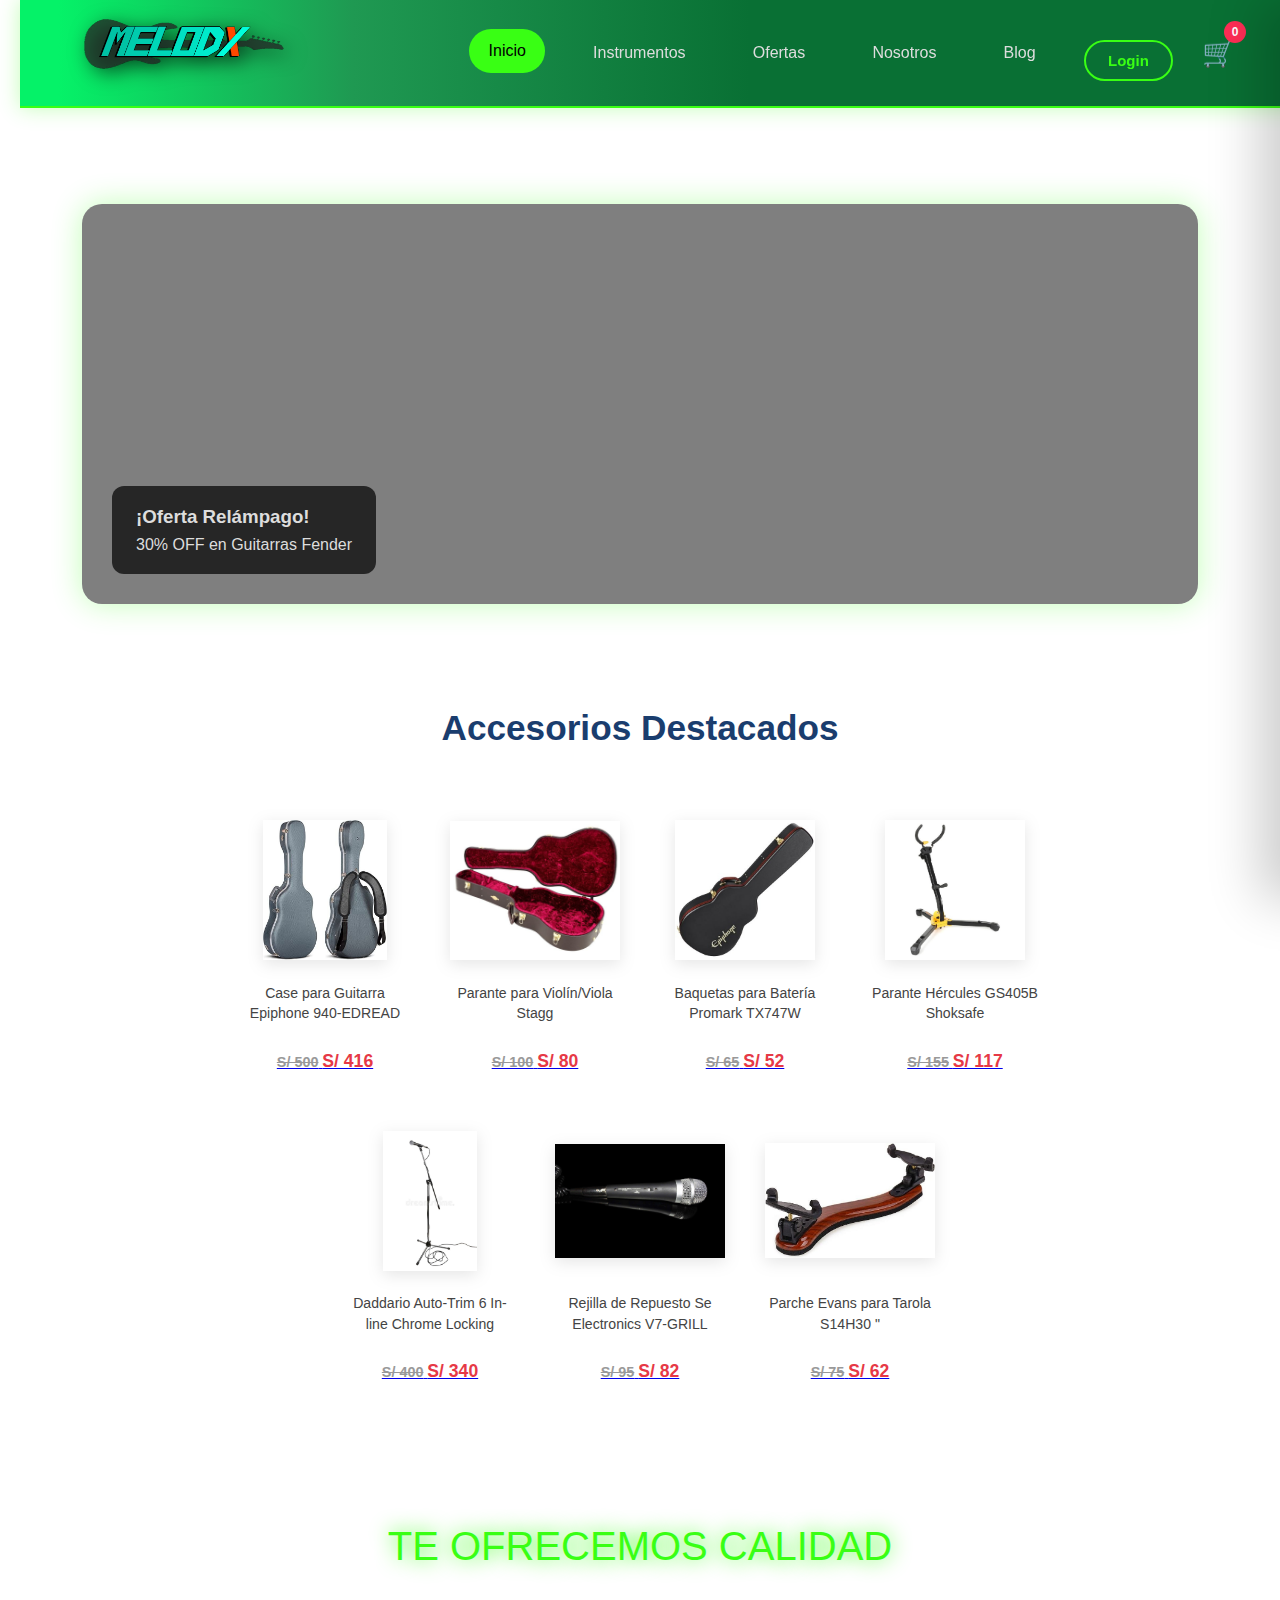
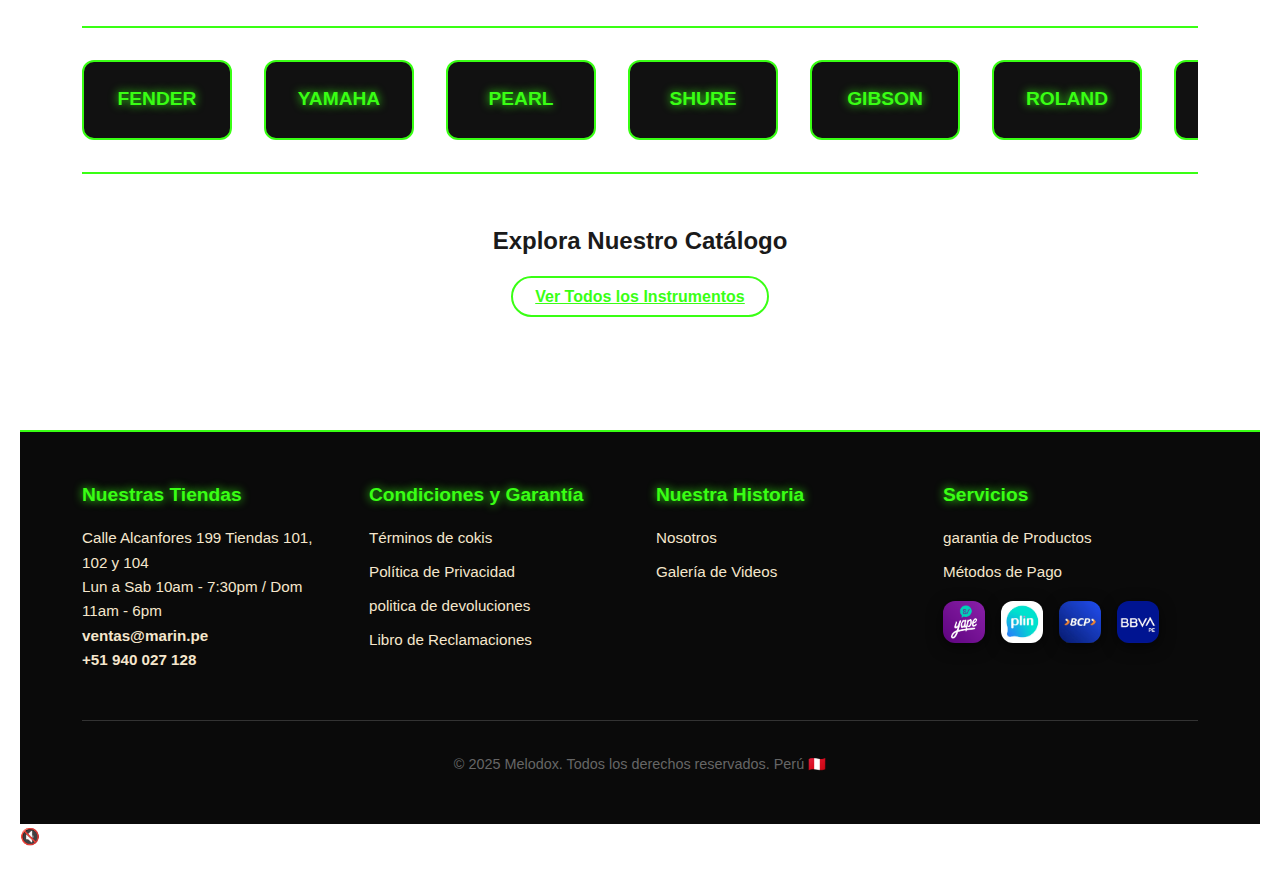
<file: index.html>
<!DOCTYPE html>
<html lang="es">
<head>
  <meta charset="UTF-8" />
  <meta name="viewport" content="width=device-width, initial-scale=1.0"/>
  <title>Melodox - Inicio</title>
  <link rel="stylesheet" href="styles.css" />
 <!--<link href="https://fonts.googleapis.com/css2?family=Orbitron:wght@700&family=Poppins:wght@400;500;600&display=swap" rel="stylesheet">
--> 
</head>
<body>
  <header>
    <nav>
      <div class="logo">
        <div class="tamano">
          <img src="material/logo.png" alt="Melodox Logo" style="height: 50px;">
        </div>
      </div>
      <div class="nav-links">
        <a href="index.html" class="active">Inicio</a>
        <a href="instrumentos.html">Instrumentos</a>
        <a href="ofertas.html">Ofertas</a>
        <a href="nosotros.html">Nosotros</a>
        <a href="blog.html">Blog</a>
        <button class="btn" id="authBtn">Login</button>
        <div class="cart-icon" id="cartIcon">🛒 <span class="cart-count" id="cartCount">0</span></div>
      </div>
    </nav>
  </header>

 
  <!-- MODAL DE LOGIN -->
  <div class="modal" id="authModal">
    <div class="modal-content">
      <span class="close" id="closeModal">×</span>
      <div class="tabs">
        <div class="tab active" data-tab="login">Login</div>
        <div class="tab" data-tab="register">Registro</div>
      </div>
      <div id="loginForm" style="display: block;">
        <input type="text" id="username" placeholder="Email o usuario" required />
        <input type="password" id="password" placeholder="Contraseña" required />
        <button class="modal-btn" id="loginSubmit">Ingresar</button>
      </div>
      <div id="registerForm" style="display:none;">
        <input type="text" id="regUsername" placeholder="Nombre completo" required />
        <input type="email" id="regEmail" placeholder="Email" required />
        <input type="password" id="regPassword" placeholder="Contraseña" required />
        <button class="modal-btn" id="registerSubmit">Registrarse</button>
      </div>
      <p id="authError" ></p>
      <p id="authSuccess" ></p>
    </div>
  </div>

  
  <!-- CARRITO LATERAL -->
<div class="cart-sidebar" id="cartSidebar">
  <div class="cart-header">
    <h3>Mi Carrito</h3>
    <span id="closeCart">×</span>
  </div>
  <div class="cart-items" id="cartItems">
    <!-- Ejemplo dinámico -->
    <div class="cart-item">
      <img src="material/blog/guitarra_b.jpg" alt="Piano P-45">
      <div class="item-info">
        <p>Piano P-45</p>
        <p class="price">S/ 2100</p>
      </div>
      <button class="remove-item">×</button>
    </div>
    <!--fin de ejemplo de carrito-->
  </div>
  <div class="cart-total">Total: S/ <span id="cartTotal">2100</span></div>
  <button class="checkout-btn" onclick="goToCheckout()">Pagar Ahora</button>
</div>

  


  <!-- === Contenido === -->
  <main>
    <!-- Carrusel de Imágenes -->
    <div class="carousel">
      <div class="carousel-slide active" style="background: linear-gradient(rgba(0,0,0,0.5), rgba(0,0,0,0.5)), url('https://images.unsplash.com/photo-1511379938547-c1f69419868d') center/cover;">
        <div class="carousel-caption">
          <h3>¡Oferta Relámpago!</h3>
          <p>30% OFF en Guitarras Fender</p>
        </div>
      </div>
      <div class="carousel-slide" style="background: linear-gradient(rgba(0,0,0,0.5), rgba(0,0,0,0.5)), url('./material/blog/teclado_b.webp') center/cover;">
        <div class="carousel-caption">
          <h3>Nuevos Teclados Yamaha</h3>
          <p>Llegaron los PSR-E373</p>
        </div>
      </div>
    </div>
<!-- ACCESORIOS DESTACADOS -->
<section class="accesorios-destacados">
  <div class="container">
    <h2>Accesorios Destacados</h2>
    <div class="accesorios-grid">

      <!-- 1. Case Guitarra -->
      <div class="accesorio-item">
        <img src="./material/estuche3.jpeg" alt="Case Guitarra">
        <p>Case para Guitarra Epiphone 940-EDREAD </p>
        <div class="precio"><a href="instrumentos.html">
          <span class="original">S/ 500</span>
          <span class="actual">S/ 416</span></a>
        </div>
      </div>

      <!-- 2. Parante Violín -->
      <div class="accesorio-item">
        <img src="./material/estuche.jpeg" alt="Parante Violín">
        <p>Parante para Violín/Viola Stagg</p>
        <div class="precio"><a href="instrumentos.html">
          <span class="original">S/ 100</span>
          <span class="actual">S/ 80</span></a>
        </div>
      </div>

      <!-- 3. Baquetas -->
      <div class="accesorio-item">
        <img src="./material/estuche2.jpeg" alt="Baquetas">
        <p>Baquetas para Batería Promark TX747W </p>
        <div class="precio"><a href="instrumentos.html">
          <span class="original">S/ 65</span>
          <span class="actual">S/ 52</span></a>
        </div>
      </div>

      <!-- 4. Parante Hércules -->
      <div class="accesorio-item">
        <img src="./material/baqueta1.jpeg" alt="Parante Hércules">
        <p>Parante Hércules GS405B Shoksafe</p>
        <div class="precio"><a href="instrumentos.html">
          <span class="original">S/ 155</span>
          <span class="actual">S/ 117</span></a>
        </div>
      </div>

      <!-- 5. Daddario -->
      <div class="accesorio-item">
        <img src="./material/microfo_sort.jpeg" alt="Daddario">
        <p>Daddario Auto-Trim 6 In-line Chrome Locking </p>
        <div class="precio"><a href="instrumentos.html">
          <span class="original">S/ 400</span>
          <span class="actual">S/ 340</span></a>
        </div>
      </div>

      <!-- 6. Rejilla Micrófono -->
      <div class="accesorio-item">
        <img src="./material/microfono.jpg" alt="Rejilla Mic">
        <p>Rejilla de Repuesto Se Electronics V7-GRILL </p>
        <div class="precio"><a href="instrumentos.html">
          <span class="original">S/ 95</span>
          <span class="actual">S/ 82</span></a>
        </div>
      </div>

      <!-- 7. Parche Evans -->
      <div class="accesorio-item">
        <img src="./material/soporte.jpeg" alt="Parche Evans">
        <p>Parche Evans para Tarola S14H30 "</p>
        <div class="precio"><a href="instrumentos.html">
          <span class="original">S/ 75</span>
          <span class="actual">S/ 62</span></a>
        </div>
      </div>

    </div>
  </div>
</section>

    <!-- Frase central -->
    <div class="grace">TE OFRECEMOS CALIDAD</div>

    <!-- Carrusel de Marcas -->
    <div style="overflow:hidden; border-top:2px solid var(--green); border-bottom:2px solid var(--green);">
      <div class="brands-carousel">
        <div class="brand-logo">FENDER</div>
        <div class="brand-logo">YAMAHA</div>
        <div class="brand-logo">PEARL</div>
        <div class="brand-logo">SHURE</div>
        <div class="brand-logo">GIBSON</div>
        <div class="brand-logo">ROLAND</div>
        <div class="brand-logo">IBANEZ</div>
        <div class="brand-logo">FENDER</div>
        <div class="brand-logo">YAMAHA</div>
      </div>
    </div>

    <h2 style="margin-top:3rem;">Explora Nuestro Catálogo</h2>
    <p style="text-align:center; margin:1.5rem 0;"><a href="instrumentos.html" class="btn">Ver Todos los Instrumentos</a></p>
  </main>

  <footer>
  <div class="footer-container">
    <!-- Nuestras Tiendas -->
    <div class="footer-column">
      <h4> Nuestras Tiendas</h4>
      <p>Calle Alcanfores 199 Tiendas 101, 102 y 104</p>
      <p>Lun a Sab 10am - 7:30pm / Dom 11am - 6pm</p>
      <p><strong>ventas@marin.pe</strong></p>
      <p><strong>+51 940 027 128</strong></p>
    </div>

    <!-- Condiciones y Garantía -->
    <div class="footer-column">
      <h4> Condiciones y Garantía</h4>
      <ul>
        <li><a href="cokis.html">Términos de cokis</a></li>
        <li><a href="politica_de_privacidad.html">Política de Privacidad</a></li>
        <li><a href="politica.html">politica de devoluciones</a></li>
        <li><a href="libro_reclamos.html">Libro de Reclamaciones</a></li>
      </ul>
    </div>

    <!-- Nuestra Historia -->
    <div class="footer-column">
      <h4> Nuestra Historia</h4>
      <ul>
        <li><a href="nosotros.html">Nosotros</a></li>
        <li><a href="galeria_video.html">Galería de Videos</a></li>
      </ul>
    </div>

    <!-- Servicios -->
    <div class="footer-column">
      <h4>Servicios</h4>
      <ul>
        <li><a href="garantia_producto.html">garantia de Productos</a></li>
        <li><a href="#">Métodos de Pago</a></li>
         <!-- MÉTODOS DE PAGO -->
        <div class="payment-methods-footer">
          <img src="material/ico/yape.png" alt="Yape">
          <img src="material/ico/plin.jpg" alt="Plin">
          <img src="material/ico/bcp.jpg" alt="BCP">
          <img src="material/ico/bbva.png" alt="BBVA">
        </div>
      </ul>
    </div>
  </div>

  <div class="footer-bottom">
    <p>© 2025 Melodox. Todos los derechos reservados. Perú 🇵🇪</p>
  </div>
</footer>

  <div class="sound-toggle" id="soundToggle">🔇</div>
  <script src="script.js"></script>
</body>
</html>
</file>
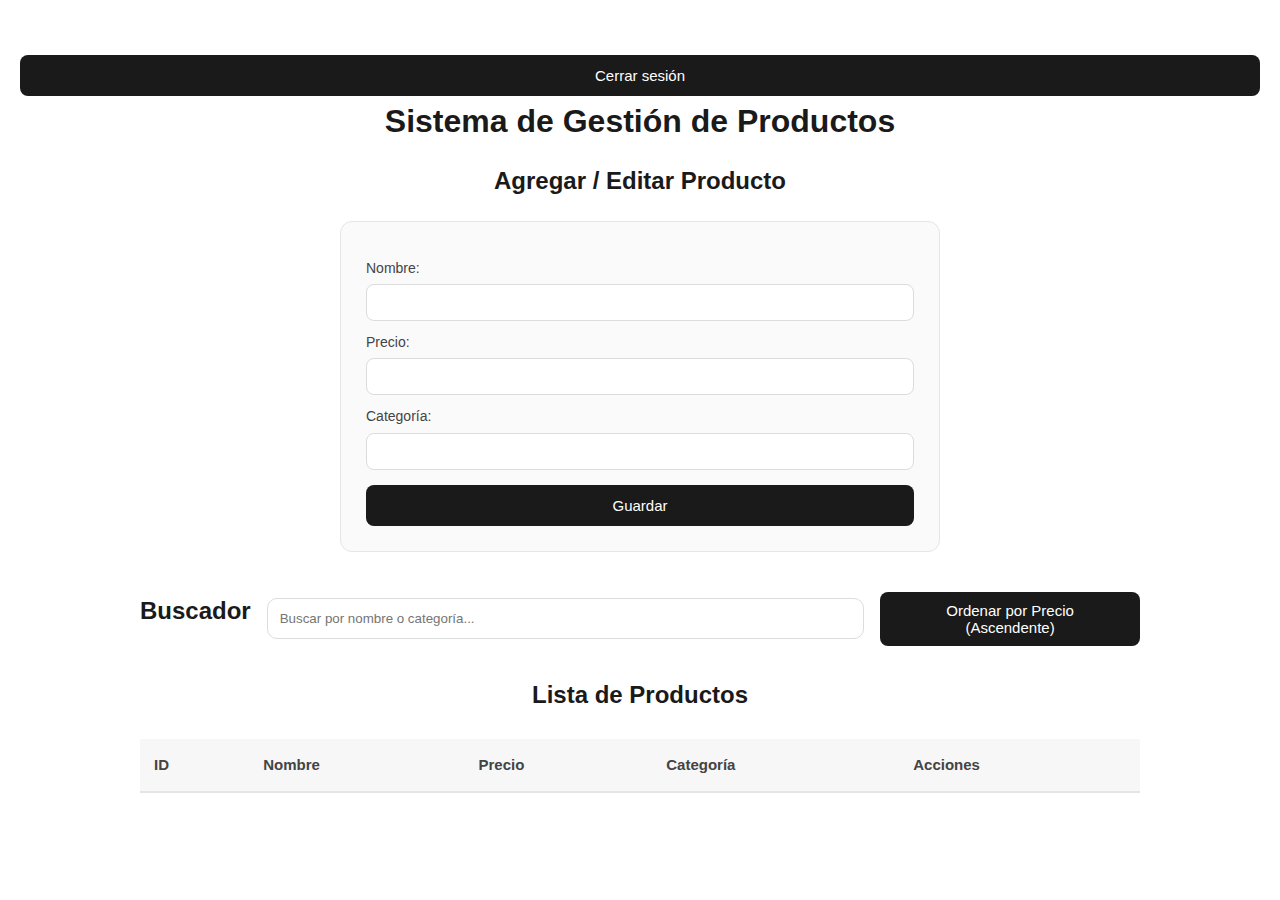
<file: admin.html>
<!DOCTYPE html>
<html lang="es">
<head>
    <meta charset="UTF-8">
    <meta name="viewport" content="width=device-width, initial-scale=1.0">
    <title>Sistema de Gestión de Productos</title>
  <link rel="stylesheet" href="styles.css" />

</head>
<body>
<!--cerrar sesion-->
    <div class="logout-container">
        <button id="logoutAdminBtn">Cerrar sesión</button>
    </div>

    <h1>Sistema de Gestión de Productos</h1>

    <!-- Formulario -->
    <h2>Agregar / Editar Producto</h2>
    <form id="productoForm">
        <input type="hidden" id="id" value="">
        
        <label>Nombre:</label>
        <input type="text" id="nombre" required>

        <label>Precio:</label>
        <input type="number" id="precio" step="0.01" required>

        <label>Categoría:</label>
        <input type="text" id="categoria" required>

        <button type="submit">Guardar</button>
        <button type="button" id="cancelarEdicion" class="hidden">Cancelar Edición</button>
    </form>

    <!-- Buscador -->
    <div class="toolbar">
        <h2>Buscador</h2>
        <input type="text" id="buscador" placeholder="Buscar por nombre o categoría...">
        <!-- Ordenar -->
        <button id="ordenar">Ordenar por Precio (Ascendente)</button>
    </div>

    <!-- Tabla -->
    <h2>Lista de Productos</h2>
    <table id="productosTabla">
        <thead>
            <tr>
                <th>ID</th>
                <th>Nombre</th>
                <th>Precio</th>
                <th>Categoría</th>
                <th>Acciones</th>
            </tr>
        </thead>
        <tbody></tbody>
    </table>
<script src="script_admit.js"></script>
    <script>
     
    </script>
    </body>
</html>
</file>
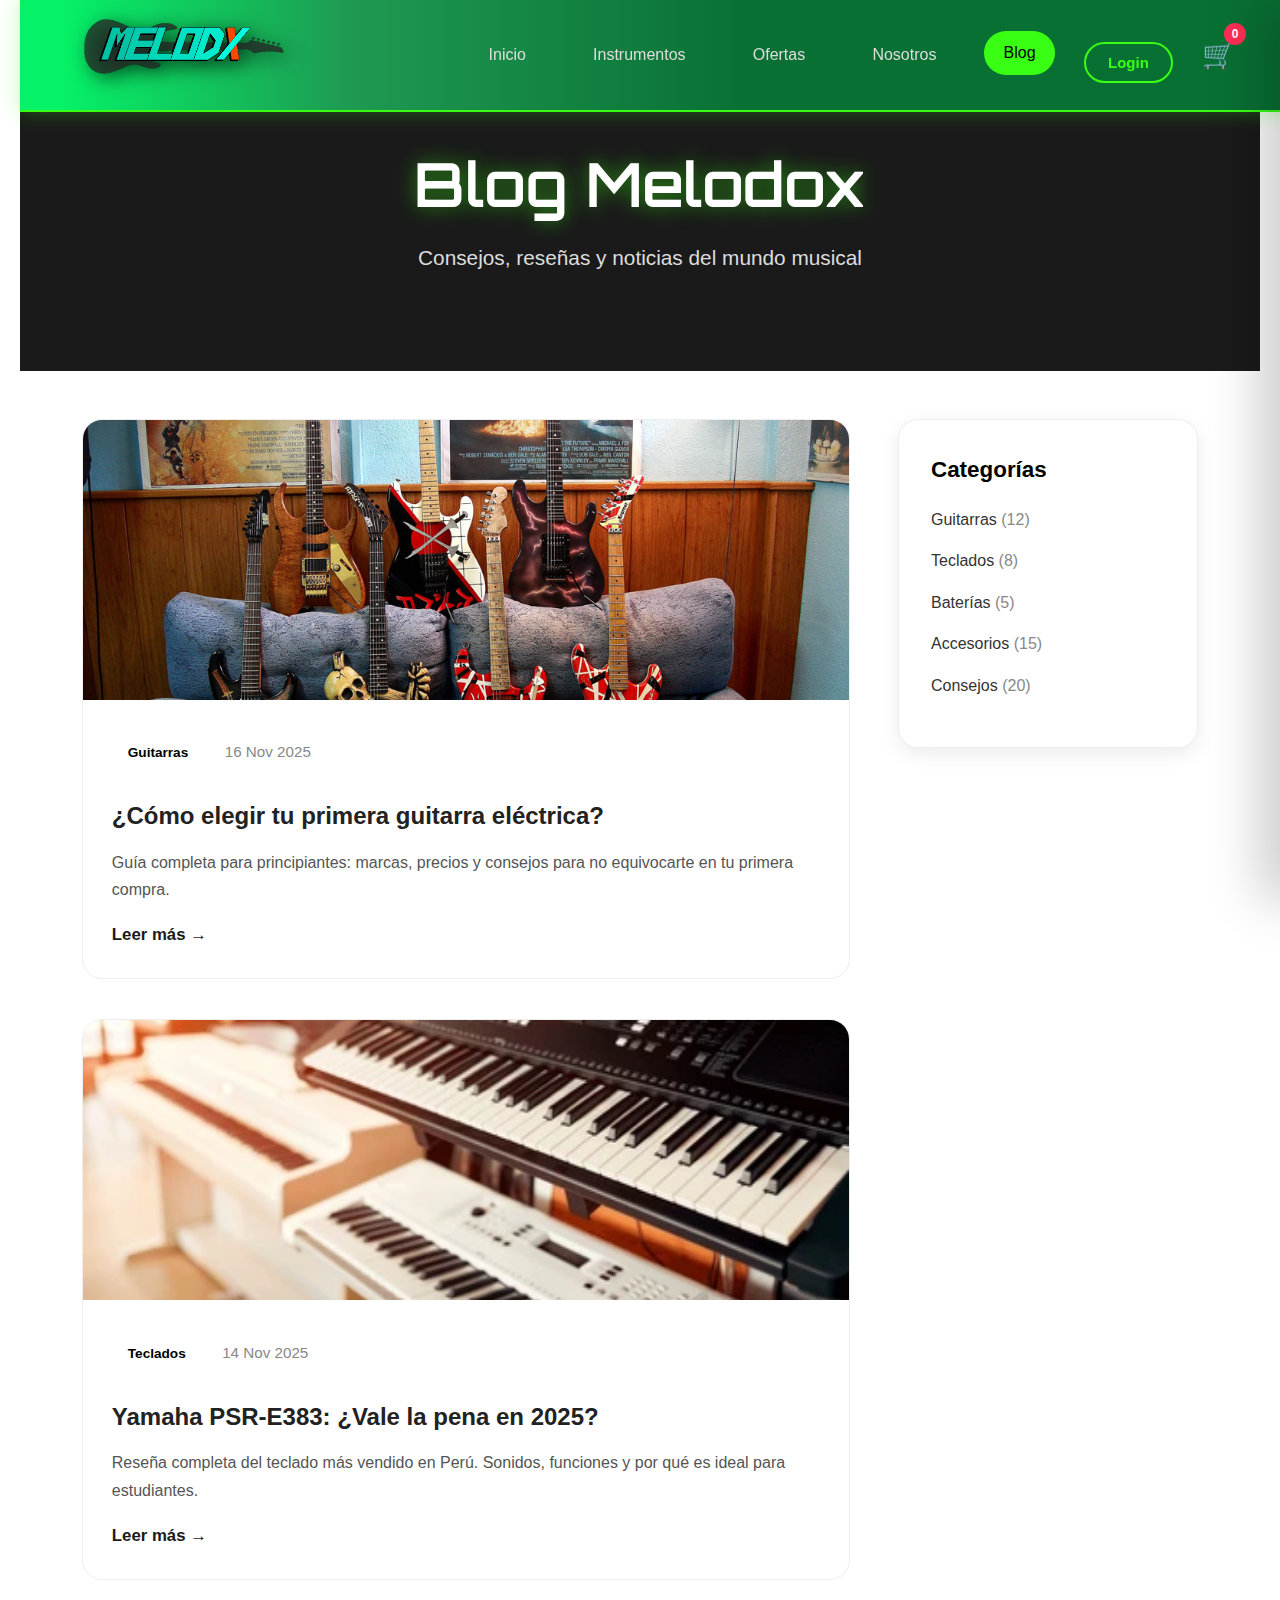
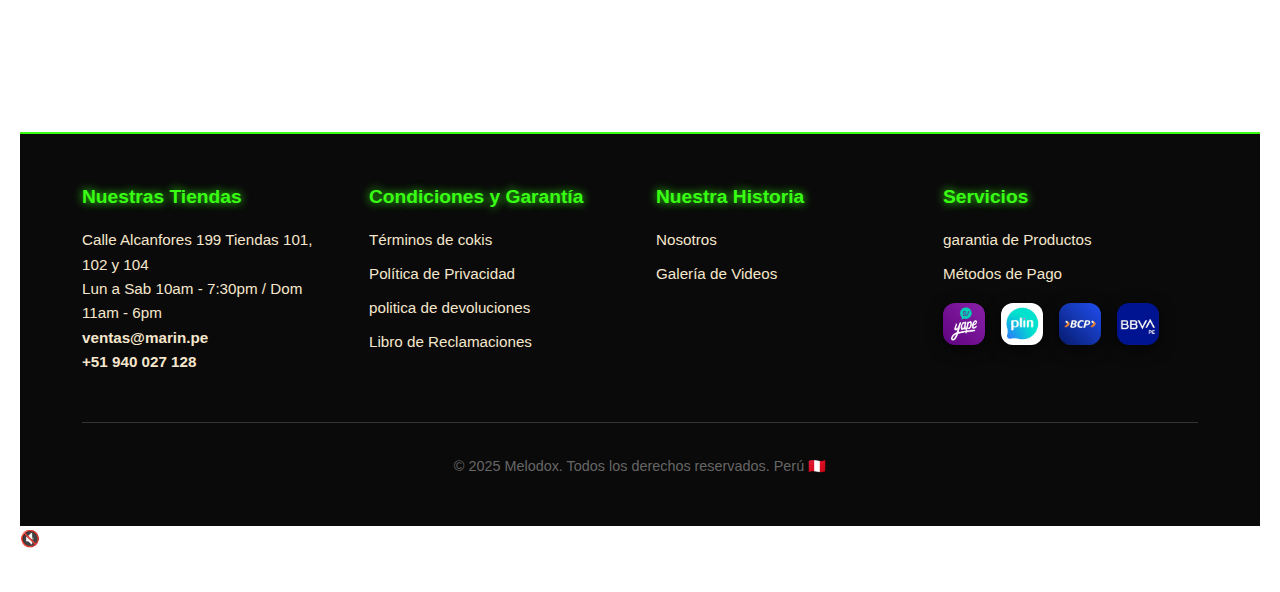
<file: blog.html>
<!DOCTYPE html>
<html lang="es">
<head>
  <meta charset="UTF-8" />
  <meta name="viewport" content="width=device-width, initial-scale=1.0"/>
  <title>Melodox - Blog</title>
  <link rel="stylesheet" href="styles.css" />
  <link href="https://fonts.googleapis.com/css2?family=Orbitron:wght@700&family=Poppins:wght@400;500;600&display=swap" rel="stylesheet">
</head>
<body>

  <!-- HEADER -->
  <header>
    <nav>
      <div class="logo">
        <div class="tamano">
          <img src="material/logo.png" alt="Melodox Logo" style="height: 55px;">
        </div>
      </div>
      <div class="nav-links">
        <a href="index.html">Inicio</a>
        <a href="instrumentos.html">Instrumentos</a>
        <a href="ofertas.html">Ofertas</a>
        <a href="nosotros.html">Nosotros</a>
        <a href="blog.html" class="active">Blog</a>
        <button class="btn" id="authBtn">Login</button>
        <div class="cart-icon" id="cartIcon">🛒 <span class="cart-count" id="cartCount">0</span></div>
      </div>
    </nav>
  </header>

   <!-- MODAL DE LOGIN -->
  <div class="modal" id="authModal">
    <div class="modal-content">
      <span class="close" id="closeModal">×</span>
      <div class="tabs">
        <div class="tab active" data-tab="login">Login</div>
        <div class="tab" data-tab="register">Registro</div>
      </div>
      <div id="loginForm" style="display: block;">
        <input type="text" id="username" placeholder="Email o usuario" required />
        <input type="password" id="password" placeholder="Contraseña" required />
        <button class="modal-btn" id="loginSubmit">Ingresar</button>
      </div>
      <div id="registerForm" style="display:none;">
        <input type="text" id="regUsername" placeholder="Nombre completo" required />
        <input type="email" id="regEmail" placeholder="Email" required />
        <input type="password" id="regPassword" placeholder="Contraseña" required />
        <button class="modal-btn" id="registerSubmit">Registrarse</button>
      </div>
      <p id="authError" ></p>
      <p id="authSuccess" ></p>
    </div>
  </div>
  <!-- === CARRITO LATERAL === 
  <div class="cart-sidebar" id="cartSidebar">
    <div class="cart-header">
      <h3>🛒 Mi Carrito</h3>
      <span id="closeCart">×</span>
    </div>
    <div class="cart-items" id="cartItems"></div>
    <div class="cart-total">Total: S/ <span id="cartTotal">0</span></div>
    <button class="checkout-btn">Pagar Ahora</button>
  </div>-->
  <!-- CARRITO LATERAL -->
<div class="cart-sidebar" id="cartSidebar">
  <div class="cart-header">
    <h3>Mi Carrito</h3>
    <span id="closeCart">×</span>
  </div>
  <div class="cart-items" id="cartItems">
    <!-- Ejemplo dinámico -->
    <div class="cart-item">
      <img src="material/blog/guitarra_b.jpg" alt="Piano P-45">
      <div class="item-info">
        <p>Piano P-45</p>
        <p class="price">S/ 2100</p>
      </div>
      <button class="remove-item">×</button>
    </div>
    <!--fin de ejemplo de carrito-->
  </div>
  <div class="cart-total">Total: S/ <span id="cartTotal">2100</span></div>
  <button class="checkout-btn" onclick="goToCheckout()">Pagar Ahora</button>
</div>

  <!-- BANNER -->
  <div class="blog-banner">
    <h1>Blog Melodox</h1>
    <p>Consejos, reseñas y noticias del mundo musical</p>
  </div>

  <!-- MAIN CONTENT -->
  <main class="container blog-container">
    <div class="blog-content">

      <!-- POST 1 -->
      <article class="blog-post">
        <img src="./material/blog/guitarra_b.jpg">
        <div class="post-info">
          <span class="category">Guitarras</span>
          <span class="date">16 Nov 2025</span>
          <h3>¿Cómo elegir tu primera guitarra eléctrica?</h3>
          <p>Guía completa para principiantes: marcas, precios y consejos para no equivocarte en tu primera compra.</p>
          <a href="#" class="read-more">Leer más →</a>
        </div>
      </article>

      <!-- POST 2 -->
      <article class="blog-post">
        <img src="./material/blog/teclado_b.webp">
        <div class="post-info">
          <span class="category">Teclados</span>
          <span class="date">14 Nov 2025</span>
          <h3>Yamaha PSR-E383: ¿Vale la pena en 2025?</h3>
          <p>Reseña completa del teclado más vendido en Perú. Sonidos, funciones y por qué es ideal para estudiantes.</p>
          <a href="#" class="read-more">Leer más →</a>
        </div>
      </article>

    </div>

    <!-- SIDEBAR -->
    <aside class="blog-sidebar">
      <div class="sidebar-box">
        <h3 style="color: black;">Categorías</h3>
        <ul>
          <li><a href="#">Guitarras <span>(12)</span></a></li>
          <li><a href="#">Teclados <span>(8)</span></a></li>
          <li><a href="#">Baterías <span>(5)</span></a></li>
          <li><a href="#">Accesorios <span>(15)</span></a></li>
          <li><a href="#">Consejos <span>(20)</span></a></li>
        </ul>
      </div>
    </aside>
  </main>

  <!-- FOOTER -->
  <footer>
  <div class="footer-container">
    <!-- Nuestras Tiendas -->
    <div class="footer-column">
      <h4> Nuestras Tiendas</h4>
      <p>Calle Alcanfores 199 Tiendas 101, 102 y 104</p>
      <p>Lun a Sab 10am - 7:30pm / Dom 11am - 6pm</p>
      <p><strong>ventas@marin.pe</strong></p>
      <p><strong>+51 940 027 128</strong></p>
    </div>

    <!-- Condiciones y Garantía -->
    <div class="footer-column">
      <h4> Condiciones y Garantía</h4>
      <ul>
        <li><a href="cokis.html">Términos de cokis</a></li>
        <li><a href="politica_de_privacidad.html">Política de Privacidad</a></li>
        <li><a href="politica.html">politica de devoluciones</a></li>
        <li><a href="libro_reclamos.html">Libro de Reclamaciones</a></li>
      </ul>
    </div>

    <!-- Nuestra Historia -->
    <div class="footer-column">
      <h4> Nuestra Historia</h4>
      <ul>
        <li><a href="nosotros.html">Nosotros</a></li>
        <li><a href="galeria_video.html">Galería de Videos</a></li>
      </ul>
    </div>

    <!-- Servicios -->
    <div class="footer-column">
      <h4> Servicios</h4>
      <ul>
        <li><a href="garantia_producto.html">garantia de Productos</a></li>
        <li><a href="#">Métodos de Pago</a></li>
         <!-- MÉTODOS DE PAGO -->
        <div class="payment-methods-footer">
          <img src="material/ico/yape.png" alt="Yape">
          <img src="material/ico/plin.jpg" alt="Plin">
          <img src="material/ico/bcp.jpg" alt="BCP">
          <img src="material/ico/bbva.png" alt="BBVA">
        </div>
      </ul>
    </div>
  </div>

  <div class="footer-bottom">
    <p>© 2025 Melodox. Todos los derechos reservados. Perú 🇵🇪</p>
  </div>
</footer>

  <div class="sound-toggle" id="soundToggle">🔇</div>
  <script src="script.js"></script>
</body>
</html>
</file>
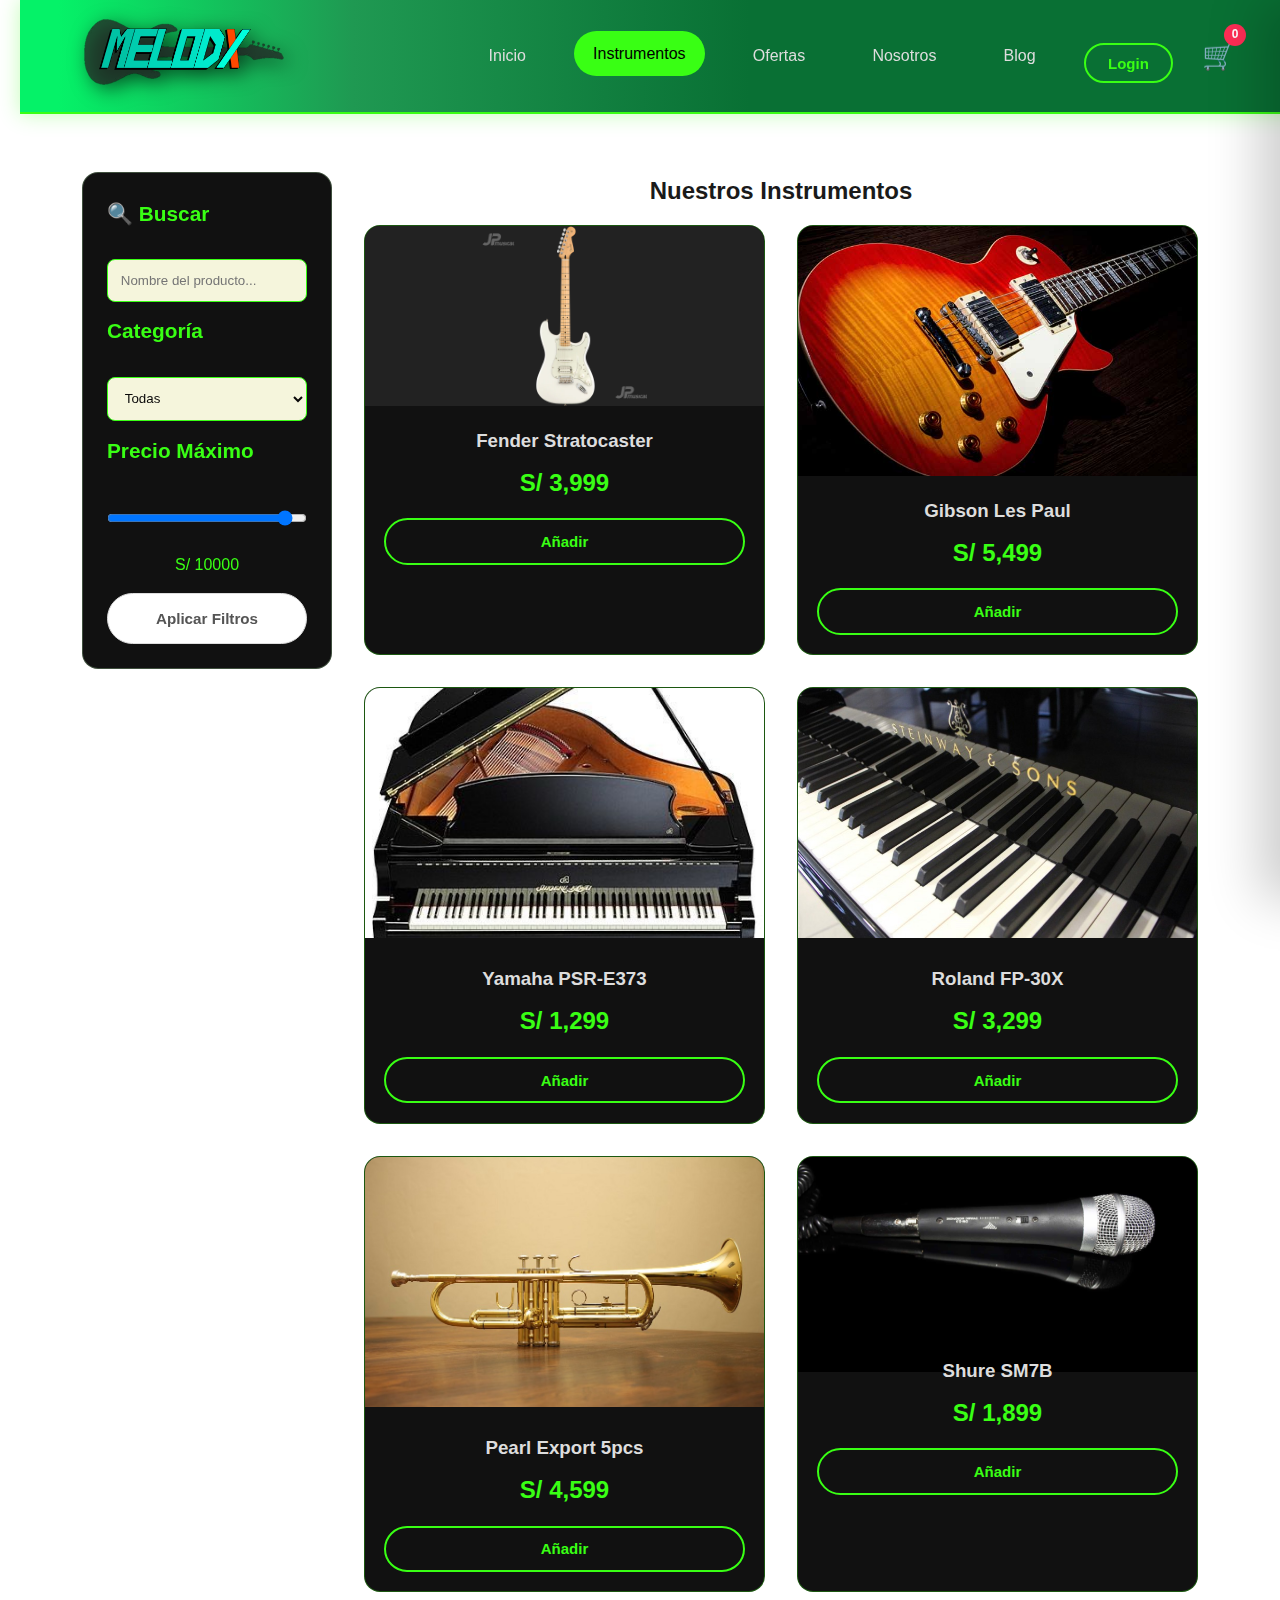
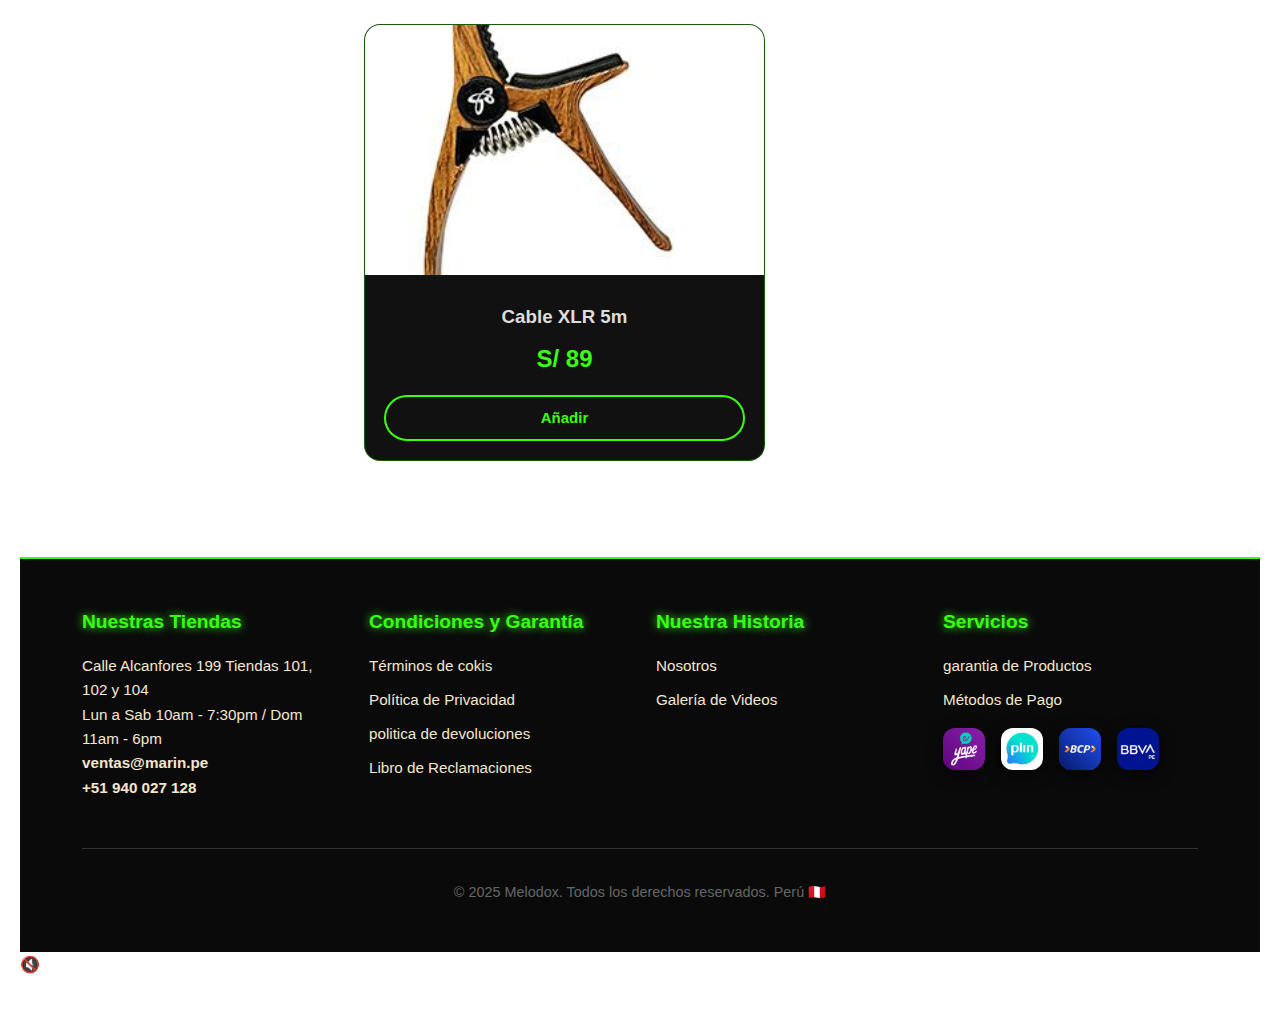
<file: instrumentos.html>
<!DOCTYPE html>
<html lang="es">
<head>
  <meta charset="UTF-8" />
  <meta name="viewport" content="width=device-width, initial-scale=1.0"/>
  <title>Melodox - Instrumentos</title>
  <link rel="stylesheet" href="styles.css" />
  <link href="https://fonts.googleapis.com/css2?family=Orbitron:wght@700&family=Poppins:wght@400;500;600&display:display=swap" rel="stylesheet">
</head>
<body>
  <header>
    <nav>
      <div class="tamano">
                <img src="material/logo.png" alt="Melodix Logo">
            </div>
      <div class="nav-links">
        <a href="index.html">Inicio</a>
        <a href="instrumentos.html" class="active">Instrumentos</a>
        <a href="ofertas.html">Ofertas</a>
        <a href="nosotros.html">Nosotros</a>
        <a href="blog.html">Blog</a>
        <button class="btn" id="authBtn">Login</button>
        <div class="cart-icon" id="cartIcon">🛒 <span class="cart-count" id="cartCount">0</span></div>
      </div>
    </nav>
  </header>
   <!-- MODAL DE LOGIN -->
  <div class="modal" id="authModal">
    <div class="modal-content">
      <span class="close" id="closeModal">×</span>
      <div class="tabs">
        <div class="tab active" data-tab="login">Login</div>
        <div class="tab" data-tab="register">Registro</div>
      </div>
      <div id="loginForm" style="display: block;">
        <input type="text" id="username" placeholder="Email o usuario" required />
        <input type="password" id="password" placeholder="Contraseña" required />
        <button class="modal-btn" id="loginSubmit">Ingresar</button>
      </div>
      <div id="registerForm" style="display:none;">
        <input type="text" id="regUsername" placeholder="Nombre completo" required />
        <input type="email" id="regEmail" placeholder="Email" required />
        <input type="password" id="regPassword" placeholder="Contraseña" required />
        <button class="modal-btn" id="registerSubmit">Registrarse</button>
      </div>
      <p id="authError" ></p>
      <p id="authSuccess" ></p>
    </div>
  </div>
  <!-- === CARRITO LATERAL === 
  <div class="cart-sidebar" id="cartSidebar">
    <div class="cart-header">
      <h3>🛒 Mi Carrito</h3>
      <span id="closeCart">×</span>
    </div>
    <div class="cart-items" id="cartItems"></div>
    <div class="cart-total">Total: S/ <span id="cartTotal">0</span></div>
    <button class="checkout-btn">Pagar Ahora</button>
  </div>-->
  <!-- CARRITO LATERAL -->
<div class="cart-sidebar" id="cartSidebar">
  <div class="cart-header">
    <h3>Mi Carrito</h3>
    <span id="closeCart">×</span>
  </div>
  <div class="cart-items" id="cartItems">
    <!-- Ejemplo dinámico -->
    <div class="cart-item">
      <img src="material/blog/guitarra_b.jpg" alt="Piano P-45">
      <div class="item-info">
        <p>Piano P-45</p>
        <p class="price">S/ 2100</p>
      </div>
      <button class="remove-item">×</button>
    </div>
    <!--fin de ejemplo de carrito-->
  </div>
  <div class="cart-total">Total: S/ <span id="cartTotal">2100</span></div>
  <button class="checkout-btn" onclick="goToCheckout()">Pagar Ahora</button>
</div>

  <main class="instrumentos-container">
    <!-- Barra lateral -->
    <aside class="sidebar">
      <h3>🔍 Buscar</h3>
      <input type="text" id="searchInput" placeholder="Nombre del producto..." onkeyup="filterProducts()">
      
      <h3> Categoría</h3>
      <select id="categoryFilter" onchange="filterProducts()">
        <option value="">Todas</option>
        <option value="guitarra">Guitarras</option>
        <option value="teclado">Teclados</option>
        <option value="bateria">Baterías</option>
        <option value="microfono">Micrófonos</option>
        <option value="accesorio">Accesorios</option>
      </select>

      <h3>Precio Máximo</h3>
      <input type="range" id="priceFilter" min="0" max="10000" value="10000" oninput="document.getElementById('priceValue').textContent = 'S/ ' + this.value; filterProducts()">
      <p style="color:var(--green); text-align:center;" id="priceValue">S/ 10000</p>

      <button class="filter-btn" onclick="filterProducts()">Aplicar Filtros</button>
    </aside>

    <!-- Productos -->
    <section>
      <h2>Nuestros Instrumentos</h2>
      <div class="product-grid">
        <!-- 20+ Productos -->
        <div class="product-card" data-name="Fender Stratocaster" data-category="guitarra" data-price="3999">
          <div class="product-img"><img class="product-img" src="material/guitarra.webp" alt="Guitarra Eléctrica"></div>
          <div class="product-info">
            <h3>Fender Stratocaster</h3>
            <div class="price">S/ 3,999</div>
            <button class="add-to-cart" onclick="addToCart('Fender Stratocaster', 3999, '🎸')">Añadir</button>
          </div>
        </div>
        <div class="product-card" data-name="Gibson Les Paul" data-category="guitarra" data-price="5499">
          <div class="product-image"><img class="product-image" src="material/guitarra-electrica.jpg" alt="Guitarra Eléctrica"></div>
          <div class="product-info">
            <h3>Gibson Les Paul</h3>
            <div class="price">S/ 5,499</div>
            <button class="add-to-cart" onclick="addToCart('Gibson Les Paul', 5499, '🎸')">Añadir</button>
          </div>
        </div>
        <div class="product-card" data-name="Yamaha PSR-E373" data-category="teclado" data-price="1299">
          <div class="product"><img class="product-image" src="material/piano3.jpeg" alt="Guitarra Eléctrica"></div>
          <div class="product-info">
            <h3>Yamaha PSR-E373</h3>
            <div class="price">S/ 1,299</div>
            <button class="add-to-cart" onclick="addToCart('Yamaha PSR-E373', 1299, '🎹')">Añadir</button>
          </div>
        </div>
        <div class="product-card" data-name="Roland FP-30X" data-category="teclado" data-price="3299">
          <div class="product"><img class="product-image" src="material/piano.jpg" alt="Guitarra Eléctrica"></div>
          <div class="product-info">
            <h3>Roland FP-30X</h3>
            <div class="price">S/ 3,299</div>
            <button class="add-to-cart" onclick="addToCart('Roland FP-30X', 3299, '🎹')">Añadir</button>
          </div>
        </div>
        <div class="product-card" data-name="Pearl Export 5pcs" data-category="bateria" data-price="4599">
          <div class="product"><img class="product-image" src="material/trompeta.jpg" alt="Guitarra Eléctrica"></div>
          <div class="product-info">
            <h3>Pearl Export 5pcs</h3>
            <div class="price">S/ 4,599</div>
            <button class="add-to-cart" onclick="addToCart('Pearl Export 5pcs', 4599, '🥁')">Añadir</button>
          </div>
        </div>
        <div class="product-card" data-name="Shure SM7B" data-category="microfono" data-price="1899">
          <div class="product-img"><img img class="product-image" src="material/microfono.jpg" alt="microfono"></div>
          <div class="product-info">
            <h3>Shure SM7B</h3>
            <div class="price">S/ 1,899</div>
            <button class="add-to-cart" onclick="addToCart('Shure SM7B', 1899, '🎤')">Añadir</button>
          </div>
        </div>
        <!-- Más productos... (puedes copiar y pegar) -->
        <div class="product-card" data-name="Cable XLR 5m" data-category="accesorio" data-price="89">
          <div class="product" ><img class="product-image"  src="./material/asesorio_gui.jpg" alt=""></div>
          <div class="product-info">
            <h3>Cable XLR 5m</h3>
            <div class="price">S/ 89</div>
            <button class="add-to-cart" onclick="addToCart('Cable XLR 5m', 89, '🔌')">Añadir</button>
          </div>
        </div>
      </div>
    </section>
  </main>

 
  <footer>
  <div class="footer-container">
    <!-- Nuestras Tiendas -->
    <div class="footer-column">
      <h4> Nuestras Tiendas</h4>
      <p>Calle Alcanfores 199 Tiendas 101, 102 y 104</p>
      <p>Lun a Sab 10am - 7:30pm / Dom 11am - 6pm</p>
      <p><strong>ventas@marin.pe</strong></p>
      <p><strong>+51 940 027 128</strong></p>
    </div>

    <!-- Condiciones y Garantía -->
    <div class="footer-column">
      <h4> Condiciones y Garantía</h4>
      <ul>
        <li><a href="cokis.html">Términos de cokis</a></li>
        <li><a href="politica_de_privacidad.html">Política de Privacidad</a></li>
        <li><a href="politica.html">politica de devoluciones</a></li>
        <li><a href="libro_reclamos.html">Libro de Reclamaciones</a></li>
      </ul>
    </div>

    <!-- Nuestra Historia -->
    <div class="footer-column">
      <h4> Nuestra Historia</h4>
      <ul>
        <li><a href="nosotros.html">Nosotros</a></li>
        <li><a href="galeria_video.html">Galería de Videos</a></li>
      </ul>
    </div>

    <!-- Servicios -->
    <div class="footer-column">
      <h4> Servicios</h4>
      <ul>
        <li><a href="garantia_producto.html">garantia de Productos</a></li>
        <li><a href="#">Métodos de Pago</a></li>
         <!-- MÉTODOS DE PAGO -->
        <div class="payment-methods-footer">
          <img src="material/ico/yape.png" alt="Yape">
          <img src="material/ico/plin.jpg" alt="Plin">
          <img src="material/ico/bcp.jpg" alt="BCP">
          <img src="material/ico/bbva.png" alt="BBVA">
        </div>
      </ul>
    </div>
  </div>

  <div class="footer-bottom">
    <p>© 2025 Melodox. Todos los derechos reservados. Perú 🇵🇪</p>
  </div>
</footer>

  <div class="sound-toggle" id="soundToggle">🔇</div>
  <script src="script.js"></script>
</body>
</html>
</file>
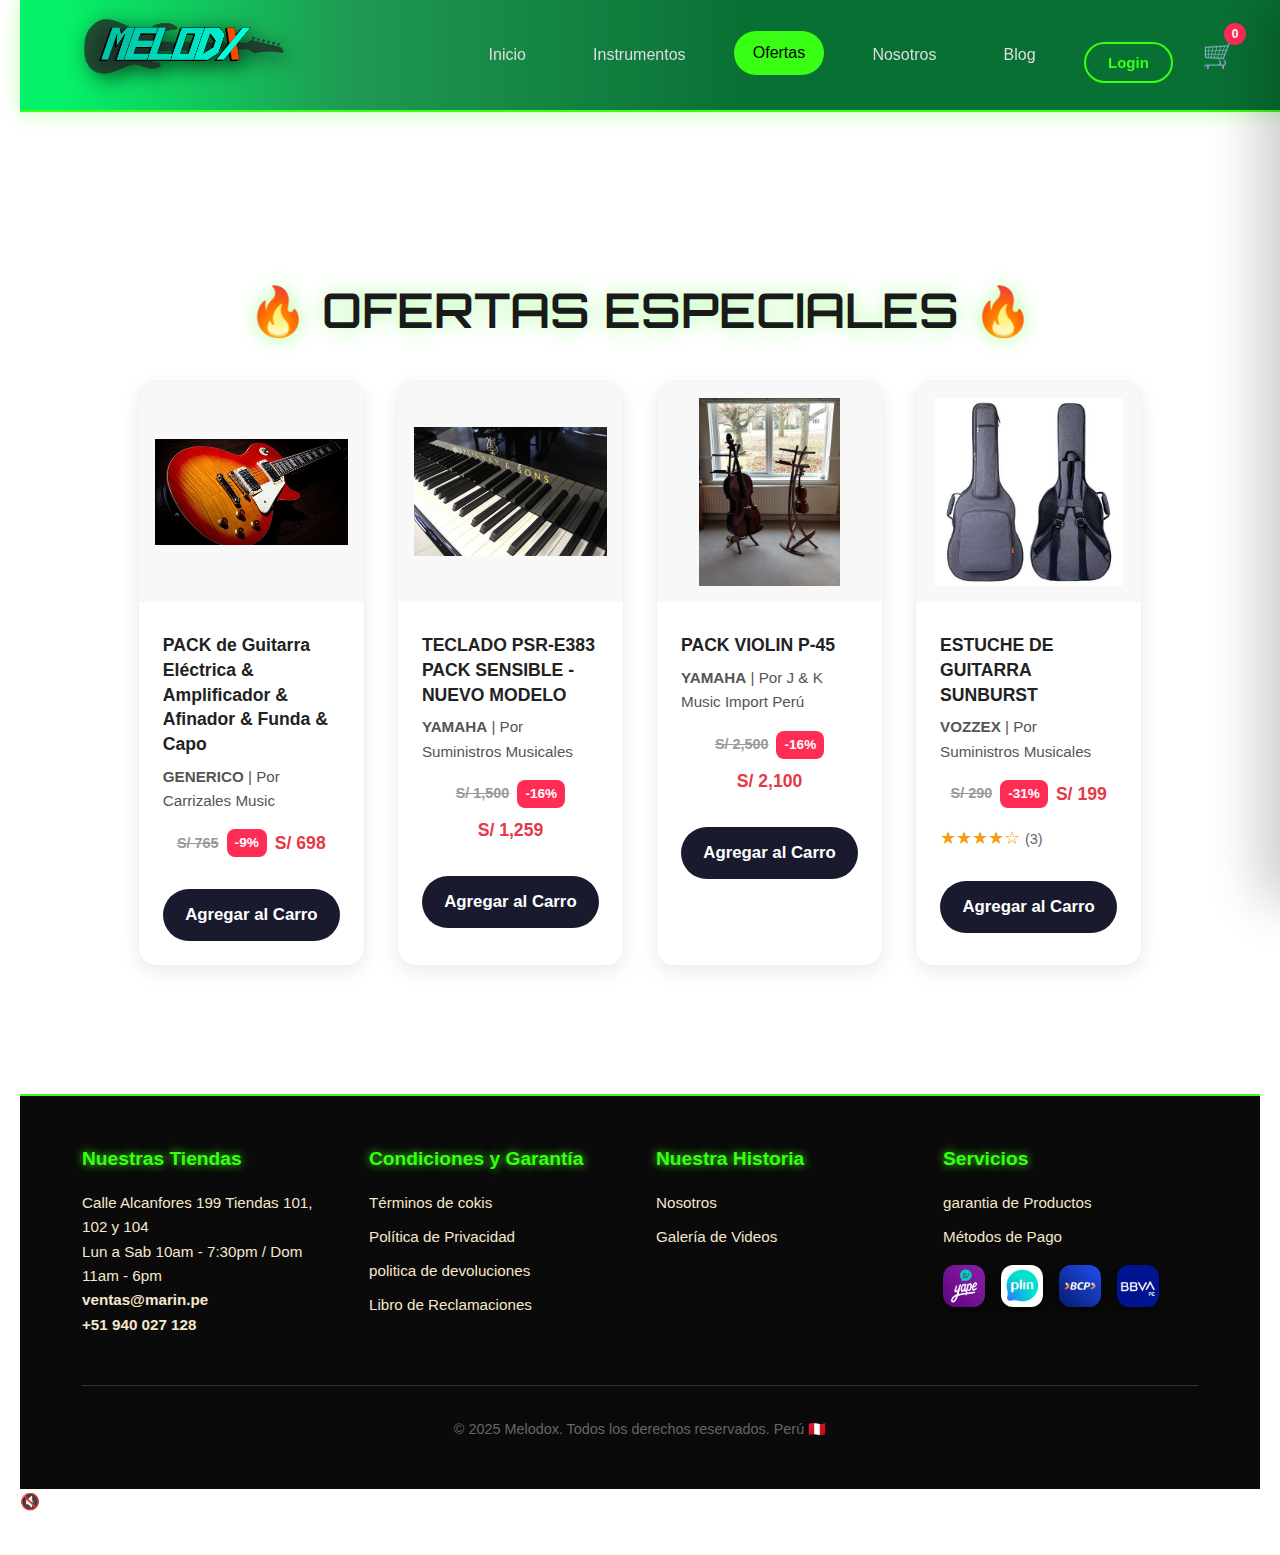
<file: ofertas.html>
<!DOCTYPE html>
<html lang="es">
<head>
  <meta charset="UTF-8" />
  <meta name="viewport" content="width=device-width, initial-scale=1.0"/>
  <title>Melodox - Ofertas</title>
  <link rel="stylesheet" href="styles.css" />
  <link href="https://fonts.googleapis.com/css2?family=Orbitron:wght@700&family=Poppins:wght@400;500;600&display=swap" rel="stylesheet">
</head>
<body>

  <!-- HEADER -->
  <header>
    <nav>
      <div class="logo">
        <div class="tamano">
          <img src="material/logo.png" alt="Melodox Logo" style="height: 55px;">
        </div>
      </div>
      <div class="nav-links">
        <a href="index.html">Inicio</a>
        <a href="instrumentos.html">Instrumentos</a>
        <a href="ofertas.html" class="active">Ofertas</a>
        <a href="nosotros.html">Nosotros</a>
        <a href="blog.html">Blog</a>
        <button class="btn" id="authBtn">Login</button>
        <div class="cart-icon" id="cartIcon">🛒 <span class="cart-count" id="cartCount">0</span></div>
      </div>
    </nav>
  </header>

   <!-- MODAL DE LOGIN -->
  <div class="modal" id="authModal">
    <div class="modal-content">
      <span class="close" id="closeModal">×</span>
      <div class="tabs">
        <div class="tab active" data-tab="login">Login</div>
        <div class="tab" data-tab="register">Registro</div>
      </div>
      <div id="loginForm" style="display: block;">
        <input type="text" id="username" placeholder="Email o usuario" required />
        <input type="password" id="password" placeholder="Contraseña" required />
        <button class="modal-btn" id="loginSubmit">Ingresar</button>
      </div>
      <div id="registerForm" style="display:none;">
        <input type="text" id="regUsername" placeholder="Nombre completo" required />
        <input type="email" id="regEmail" placeholder="Email" required />
        <input type="password" id="regPassword" placeholder="Contraseña" required />
        <button class="modal-btn" id="registerSubmit">Registrarse</button>
      </div>
      <p id="authError" ></p>
      <p id="authSuccess" ></p>
    </div>
  </div>
  <!-- CARRITO LATERAL -->
  <div class="cart-sidebar" id="cartSidebar">
    <div class="cart-header">
      <h3>Mi Carrito</h3>
      <span id="closeCart">×</span>
    </div>
    <div class="cart-items" id="cartItems"></div>
    <div class="cart-total">Total: S/ <span id="cartTotal">0</span></div>
    <button class="checkout-btn">Pagar Ahora</button>
  </div>

  <!-- MAIN: OFERTAS -->
  <main style="padding-top: 100px; min-height: calc(100vh - 300px);">
    <div class="container" style="max-width: 1400px; margin: 0 auto; padding: 0 5%;">
      
      <!-- TÍTULO -->
      <h1 style="text-align: center; font-family: 'Orbitron', sans-serif; color: var(--green-fluo); font-size: 3rem; margin: 2rem 0; text-shadow: 0 0 20px rgba(57,255,20,0.4);">
        🔥 OFERTAS ESPECIALES 🔥
      </h1>

      <!-- GRID DE OFERTAS -->
      <div class="ofertas-grid">
        
        <!-- OFERTA 1 -->
        <div class="oferta-card">
          <img src="./material/guitarra-electrica.jpg" alt="Pack Guitarra">
          <div class="oferta-info">
            <h3>PACK de Guitarra Eléctrica & Amplificador & Afinador & Funda & Capo</h3>
            <p><strong>GENERICO</strong> | Por Carrizales Music</p>
            <div class="precio">
              <span class="original">S/ 765</span>
              <span class="descuento">-9%</span>
              <span class="actual">S/ 698</span>
            </div>
           <button class="add-oferta" onclick="addToCart('Pack Guitarra Eléctrica', 698, '<img src=\'./material/guitarra-electrica.jpg\' style=\'width:30px; height:30px;\'>')">
              Agregar al Carro
            </button>
          </div>
        </div>

        <!-- OFERTA 2 -->
        <div class="oferta-card">
          <img src="./material/piano.jpg" alt="Teclado Yamaha">
          <div class="oferta-info">
            <h3>TECLADO PSR-E383 PACK SENSIBLE - NUEVO MODELO</h3>
            <p><strong>YAMAHA</strong> | Por Suministros Musicales</p>
            <div class="precio">
              <span class="original">S/ 1,500</span>
              <span class="descuento">-16%</span>
              <span class="actual">S/ 1,259</span>
            </div>
            <button class="add-oferta" onclick="addToCart('Pack Guitarra Eléctrica', 698, '<img src=\'./material/piano.jpg\' style=\'width:30px; height:30px;\'>')">
              Agregar al Carro
            </button>
          </div>
        </div>

        <!-- OFERTA 3 -->
        <div class="oferta-card">
          <img src="./material/violin3.jpeg" alt="Piano Yamaha">
          <div class="oferta-info">
            <h3>PACK VIOLIN P-45</h3>
            <p><strong>YAMAHA</strong> | Por J & K Music Import Perú</p>
            <div class="precio">
              <span class="original">S/ 2,500</span>
              <span class="descuento">-16%</span>
              <span class="actual">S/ 2,100</span>
            </div>
           <button class="add-oferta" onclick="addToCart('Pack Guitarra Eléctrica', 698, '<img src=\'./material/violin3.jpeg\' style=\'width:30px; height:30px;\'>')">
              Agregar al Carro
            </button>
          </div>
        </div>

        <!-- OFERTA 4 -->
        <div class="oferta-card">
          <img src="./material/estuche4.jpeg" alt="Guitarra Acústica">
          <div class="oferta-info">
            <h3>ESTUCHE DE GUITARRA  SUNBURST</h3>
            <p><strong>VOZZEX</strong> | Por Suministros Musicales</p>
            <div class="precio">
              <span class="original">S/ 290</span>
              <span class="descuento">-31%</span>
              <span class="actual">S/ 199</span>
            </div>
            <div class="rating">★★★★☆ <span style="color:#666; font-size:0.9rem;">(3)</span></div>
            <button class="add-oferta" onclick="addToCart('Pack Guitarra Eléctrica', 698, '<img src=\'./material/estuche4.jpeg\' style=\'width:30px; height:30px;\'>')">
              Agregar al Carro
            </button>
          </div>
        </div>

      </div>
    </div>
  </main>

  <!-- FOOTER -->

  <footer>
  <div class="footer-container">
    <!-- Nuestras Tiendas -->
    <div class="footer-column">
      <h4> Nuestras Tiendas</h4>
      <p>Calle Alcanfores 199 Tiendas 101, 102 y 104</p>
      <p>Lun a Sab 10am - 7:30pm / Dom 11am - 6pm</p>
      <p><strong>ventas@marin.pe</strong></p>
      <p><strong>+51 940 027 128</strong></p>
    </div>

    <!-- Condiciones y Garantía -->
    <div class="footer-column">
      <h4> Condiciones y Garantía</h4>
      <ul>
        <li><a href="cokis.html">Términos de cokis</a></li>
        <li><a href="politica_de_privacidad.html">Política de Privacidad</a></li>
        <li><a href="politica.html">politica de devoluciones</a></li>
        <li><a href="libro_reclamos.html">Libro de Reclamaciones</a></li>
      </ul>
    </div>

    <!-- Nuestra Historia -->
    <div class="footer-column">
      <h4> Nuestra Historia</h4>
      <ul>
        <li><a href="nosotros.html">Nosotros</a></li>
        <li><a href="galeria_video.html">Galería de Videos</a></li>
      </ul>
    </div>

    <!-- Servicios -->
    <div class="footer-column">
      <h4> Servicios</h4>
      <ul>
        <li><a href="garantia_producto.html">garantia de Productos</a></li>
        <li><a href="#">Métodos de Pago</a></li>
         <!-- MÉTODOS DE PAGO -->
        <div class="payment-methods-footer">
          <img src="material/ico/yape.png" alt="Yape">
          <img src="material/ico/plin.jpg" alt="Plin">
          <img src="material/ico/bcp.jpg" alt="BCP">
          <img src="material/ico/bbva.png" alt="BBVA">
        </div>
      </ul>
    </div>
  </div>

  <div class="footer-bottom">
    <p>© 2025 Melodox. Todos los derechos reservados. Perú 🇵🇪</p>
  </div>
</footer>

  <div class="sound-toggle" id="soundToggle">🔇</div>
  <script src="script.js"></script>
</body>
</html>
</file>
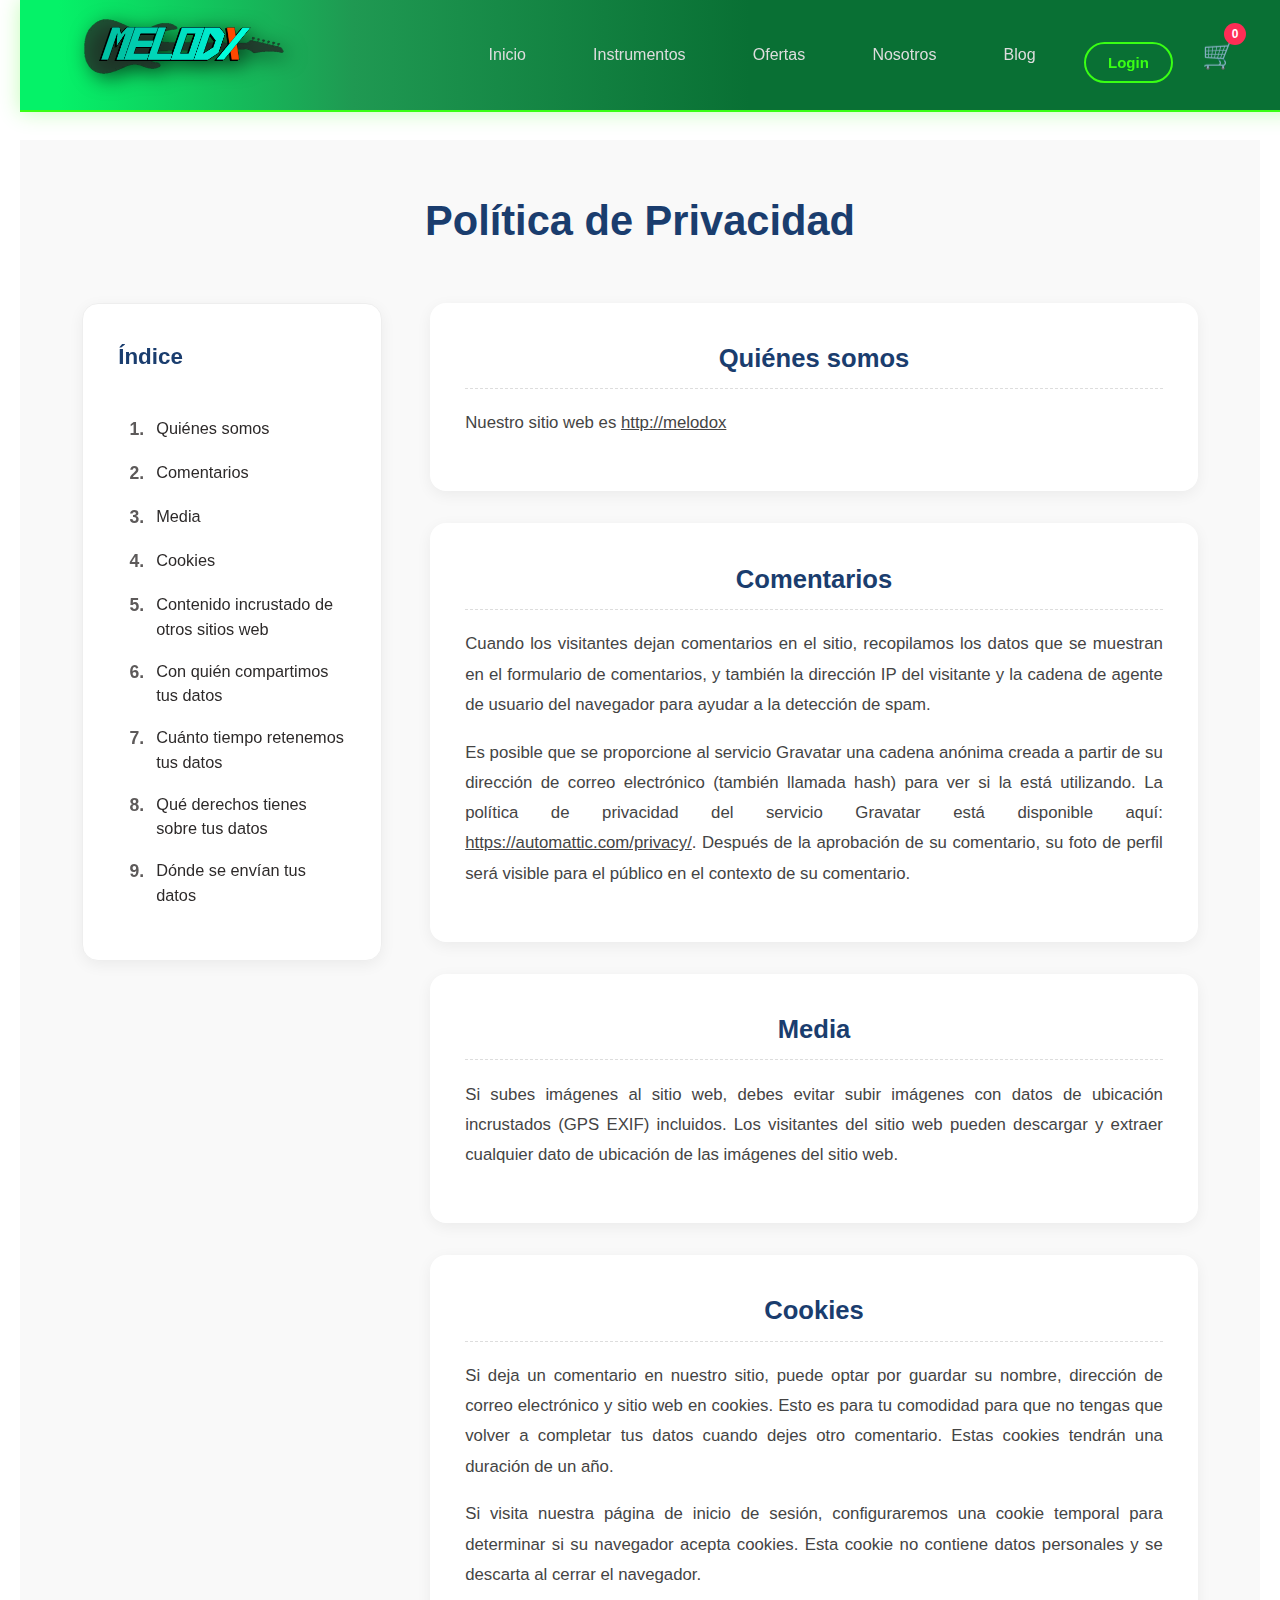
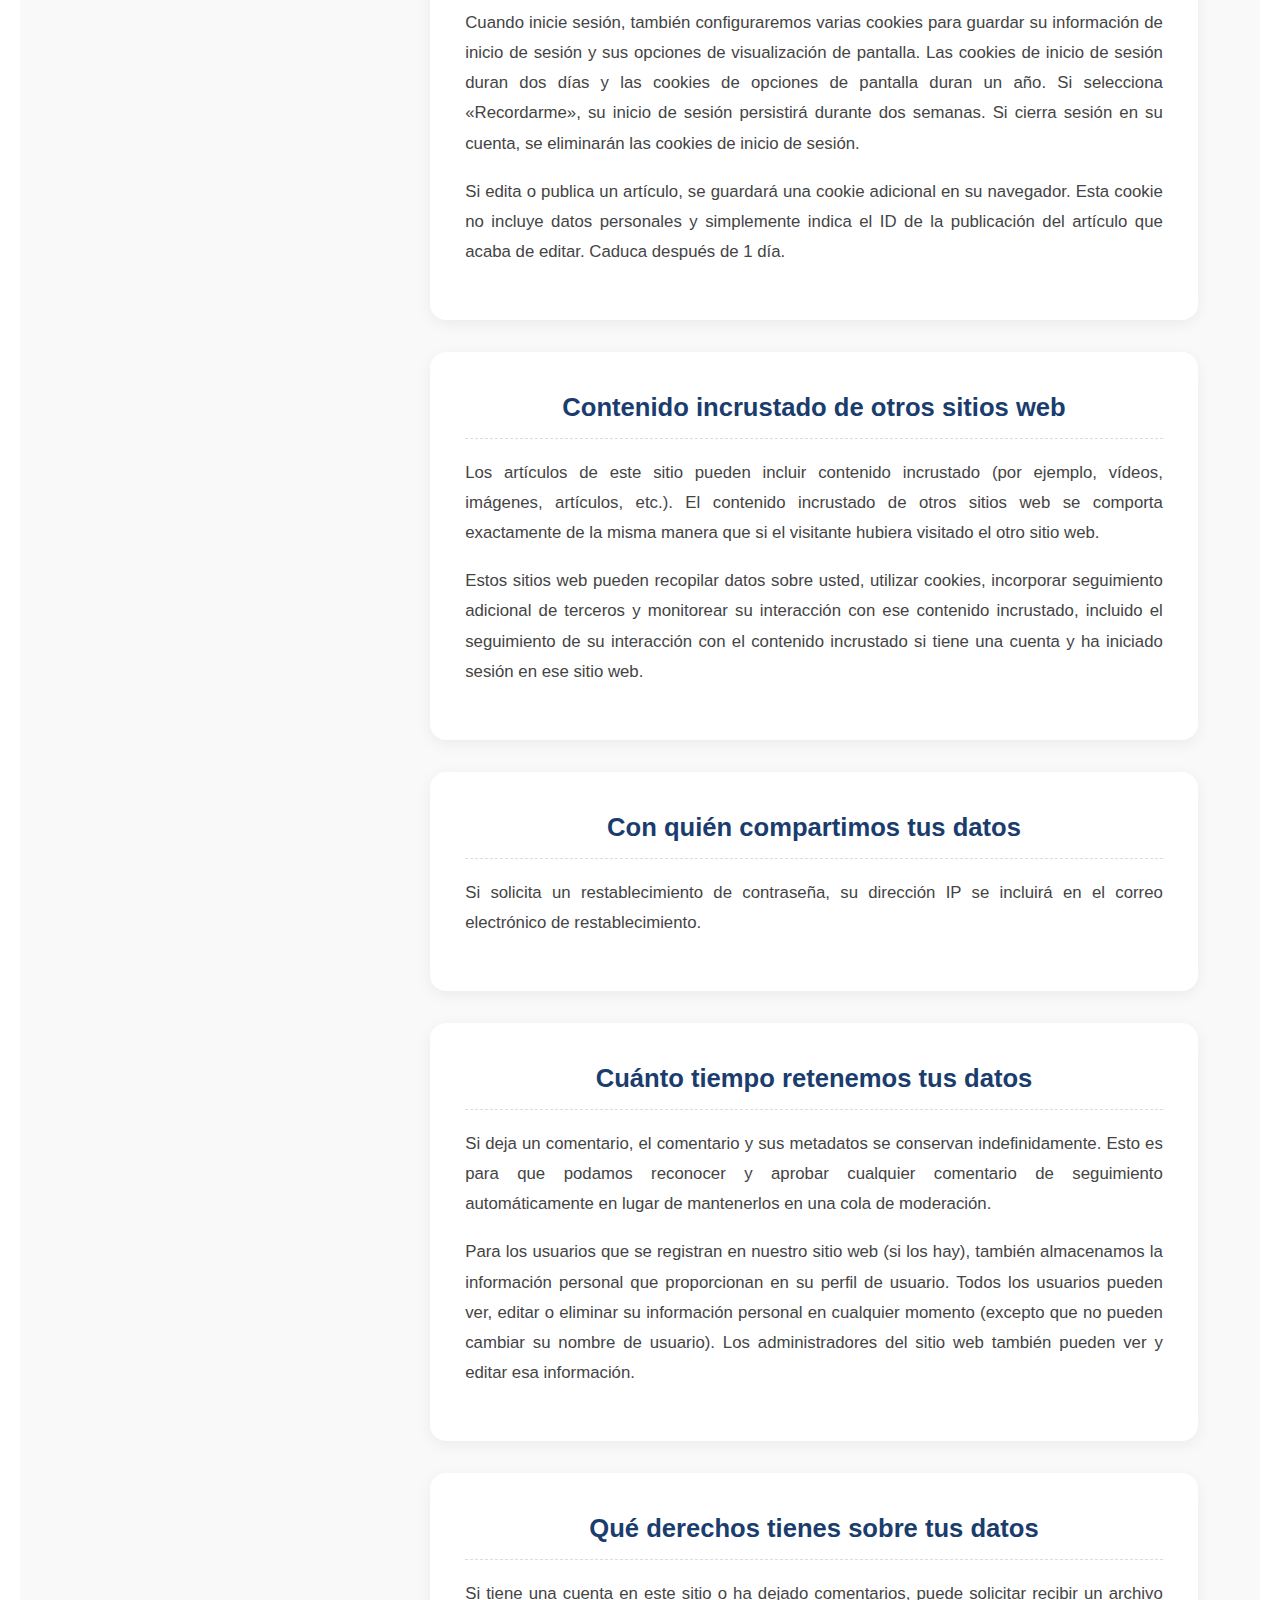
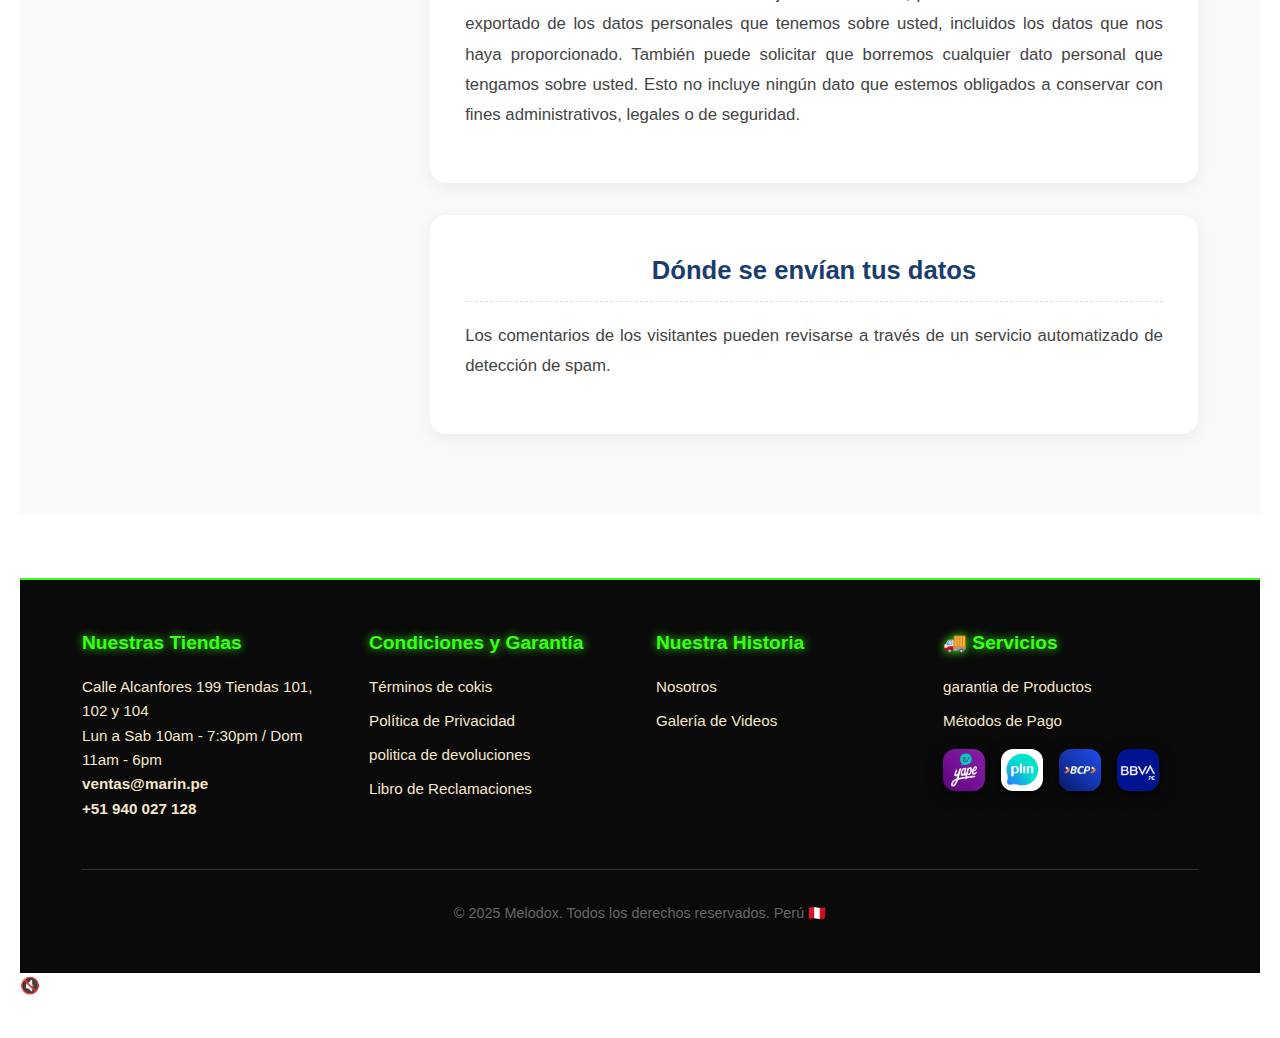
<file: politica_de_privacidad.html>
<!DOCTYPE html>
<html lang="es">
<head>
  <meta charset="UTF-8" />
  <meta name="viewport" content="width=device-width, initial-scale=1.0"/>
  <title>Melodox - Política de Privacidad</title>
  <link rel="stylesheet" href="styles.css" />
  <link href="https://fonts.googleapis.com/css2?family=Orbitron:wght@700&family=Poppins:wght@400;500;600&display=swap" rel="stylesheet">
</head>
<body>

  <!-- HEADER -->
  <header>
    <nav>
      <div class="logo">
        <div class="tamano">
          <img src="material/logo.png" alt="Melodox Logo" style="height: 55px;">
        </div>
      </div>
      <div class="nav-links">
        <a href="index.html">Inicio</a>
        <a href="instrumentos.html">Instrumentos</a>
        <a href="ofertas.html">Ofertas</a>
        <a href="nosotros.html">Nosotros</a>
        <a href="blog.html">Blog</a>
        <button class="btn" id="authBtn">Login</button>
        <div class="cart-icon" id="cartIcon">🛒 <span class="cart-count" id="cartCount">0</span></div>
      </div>
    </nav>
  </header>

  <!-- MAIN: POLÍTICA DE PRIVACIDAD -->
  <main class="privacidad-main">
    <div class="container privacidad-container">

      <!-- TÍTULO -->
      <h1>Política de Privacidad</h1>

      <!-- GRID: ÍNDICE + CONTENIDO -->
      <div class="privacidad-grid">

        <!-- ÍNDICE (IZQUIERDA) -->
        <aside class="privacidad-sidebar">
          
            <h3>Índice</h3>
           <ol class="indice-lista">
    <li><a href="#quienes-somos">Quiénes somos</a></li>
    <li><a href="#comentarios">Comentarios</a></li>
    <li><a href="#media">Media</a></li>
    <li><a href="#cookies">Cookies</a></li>
    <li><a href="#contenido-incrustado">Contenido incrustado de otros sitios web</a></li>
    <li><a href="#compartimos-datos">Con quién compartimos tus datos</a></li>
    <li><a href="#retencion-datos">Cuánto tiempo retenemos tus datos</a></li>
    <li><a href="#derechos-datos">Qué derechos tienes sobre tus datos</a></li>
    <li><a href="#envio-datos">Dónde se envían tus datos</a></li>
  </ol>
          
        </aside>

        <!-- CONTENIDO (DERECHA) -->
        <div class="privacidad-content">

          <section id="quienes-somos">
            <h2>Quiénes somos</h2>
            <p>Nuestro sitio web es <a href="index.html">http://melodox</a></p>
          </section>

          <section id="comentarios">
            <h2>Comentarios</h2>
            <p>
              Cuando los visitantes dejan comentarios en el sitio, recopilamos los datos que se muestran en el formulario de comentarios, y también la dirección IP del visitante y la cadena de agente de usuario del navegador para ayudar a la detección de spam.
            </p>
            <p>
              Es posible que se proporcione al servicio Gravatar una cadena anónima creada a partir de su dirección de correo electrónico (también llamada hash) para ver si la está utilizando. La política de privacidad del servicio Gravatar está disponible aquí: <a href="https://automattic.com/privacy/" target="_blank">https://automattic.com/privacy/</a>. Después de la aprobación de su comentario, su foto de perfil será visible para el público en el contexto de su comentario.
            </p>
          </section>

          <section id="media">
            <h2>Media</h2>
            <p>
              Si subes imágenes al sitio web, debes evitar subir imágenes con datos de ubicación incrustados (GPS EXIF) incluidos. Los visitantes del sitio web pueden descargar y extraer cualquier dato de ubicación de las imágenes del sitio web.
            </p>
          </section>

          <section id="cookies">
            <h2>Cookies</h2>
            <p>
              Si deja un comentario en nuestro sitio, puede optar por guardar su nombre, dirección de correo electrónico y sitio web en cookies. Esto es para tu comodidad para que no tengas que volver a completar tus datos cuando dejes otro comentario. Estas cookies tendrán una duración de un año.
            </p>
            <p>
              Si visita nuestra página de inicio de sesión, configuraremos una cookie temporal para determinar si su navegador acepta cookies. Esta cookie no contiene datos personales y se descarta al cerrar el navegador.
            </p>
            <p>
              Cuando inicie sesión, también configuraremos varias cookies para guardar su información de inicio de sesión y sus opciones de visualización de pantalla. Las cookies de inicio de sesión duran dos días y las cookies de opciones de pantalla duran un año. Si selecciona «Recordarme», su inicio de sesión persistirá durante dos semanas. Si cierra sesión en su cuenta, se eliminarán las cookies de inicio de sesión.
            </p>
            <p>
              Si edita o publica un artículo, se guardará una cookie adicional en su navegador. Esta cookie no incluye datos personales y simplemente indica el ID de la publicación del artículo que acaba de editar. Caduca después de 1 día.
            </p>
          </section>

          <section id="contenido-incrustado">
            <h2>Contenido incrustado de otros sitios web</h2>
            <p>
              Los artículos de este sitio pueden incluir contenido incrustado (por ejemplo, vídeos, imágenes, artículos, etc.). El contenido incrustado de otros sitios web se comporta exactamente de la misma manera que si el visitante hubiera visitado el otro sitio web.
            </p>
            <p>
              Estos sitios web pueden recopilar datos sobre usted, utilizar cookies, incorporar seguimiento adicional de terceros y monitorear su interacción con ese contenido incrustado, incluido el seguimiento de su interacción con el contenido incrustado si tiene una cuenta y ha iniciado sesión en ese sitio web.
            </p>
          </section>

          <section id="compartimos-datos">
            <h2>Con quién compartimos tus datos</h2>
            <p>
              Si solicita un restablecimiento de contraseña, su dirección IP se incluirá en el correo electrónico de restablecimiento.
            </p>
          </section>

          <section id="retencion-datos">
            <h2>Cuánto tiempo retenemos tus datos</h2>
            <p>
              Si deja un comentario, el comentario y sus metadatos se conservan indefinidamente. Esto es para que podamos reconocer y aprobar cualquier comentario de seguimiento automáticamente en lugar de mantenerlos en una cola de moderación.
            </p>
            <p>
              Para los usuarios que se registran en nuestro sitio web (si los hay), también almacenamos la información personal que proporcionan en su perfil de usuario. Todos los usuarios pueden ver, editar o eliminar su información personal en cualquier momento (excepto que no pueden cambiar su nombre de usuario). Los administradores del sitio web también pueden ver y editar esa información.
            </p>
          </section>

          <section id="derechos-datos">
            <h2>Qué derechos tienes sobre tus datos</h2>
            <p>
              Si tiene una cuenta en este sitio o ha dejado comentarios, puede solicitar recibir un archivo exportado de los datos personales que tenemos sobre usted, incluidos los datos que nos haya proporcionado. También puede solicitar que borremos cualquier dato personal que tengamos sobre usted. Esto no incluye ningún dato que estemos obligados a conservar con fines administrativos, legales o de seguridad.
            </p>
          </section>

          <section id="envio-datos">
            <h2>Dónde se envían tus datos</h2>
            <p>
              Los comentarios de los visitantes pueden revisarse a través de un servicio automatizado de detección de spam.
            </p>
          </section>

        </div>
      </div>
    </div>
  </main>

  <!-- FOOTER -->
  <footer>
  <div class="footer-container">
    <!-- Nuestras Tiendas -->
    <div class="footer-column">
      <h4> Nuestras Tiendas</h4>
      <p>Calle Alcanfores 199 Tiendas 101, 102 y 104</p>
      <p>Lun a Sab 10am - 7:30pm / Dom 11am - 6pm</p>
      <p><strong>ventas@marin.pe</strong></p>
      <p><strong>+51 940 027 128</strong></p>
    </div>

    <!-- Condiciones y Garantía -->
    <div class="footer-column">
      <h4> Condiciones y Garantía</h4>
      <ul>
        <li><a href="cokis.html">Términos de cokis</a></li>
        <li><a href="politica_de_privacidad.html">Política de Privacidad</a></li>
        <li><a href="politica.html">politica de devoluciones</a></li>
        <li><a href="libro_reclamos.html">Libro de Reclamaciones</a></li>
      </ul>
    </div>

    <!-- Nuestra Historia -->
    <div class="footer-column">
      <h4> Nuestra Historia</h4>
      <ul>
        <li><a href="nosotros.html">Nosotros</a></li>
        <li><a href="galeria_video.html">Galería de Videos</a></li>
      </ul>
    </div>

    <!-- Servicios -->
    <div class="footer-column">
      <h4>🚚 Servicios</h4>
      <ul>
        <li><a href="garantia_producto.html">garantia de Productos</a></li>
        <li><a href="#">Métodos de Pago</a></li>
         <!-- MÉTODOS DE PAGO -->
        <div class="payment-methods-footer">
          <img src="material/ico/yape.png" alt="Yape">
          <img src="material/ico/plin.jpg" alt="Plin">
          <img src="material/ico/bcp.jpg" alt="BCP">
          <img src="material/ico/bbva.png" alt="BBVA">
        </div>
      </ul>
    </div>
  </div>

  <div class="footer-bottom">
    <p>© 2025 Melodox. Todos los derechos reservados. Perú 🇵🇪</p>
  </div>
</footer>

  <div class="sound-toggle" id="soundToggle">🔇</div>
  <script src="script.js"></script>
</body>
</html>
</file>
<file: styles.css>
:root {
  
  --green: #39FF14;
  --dark-green: #003300;
  --white: #dddddd; /*  titulos de menu, color h2*/
  --dark: #3f3f3f;
  --card: #111111;
  --gray: #dcdcdc;
  --cream: #f5e6cc;
  --red: #ff2d55;
  /*--green: #39FF14;
  --white: #ffffff;
  --dark: #0a0a0a;
  --card: #111111;
  --gray: #f0f0f0;
  --red: #ff2d55;
  --light-green: #2ce80d;*/
}

* {
  margin: 0;
  padding: 0;
  box-sizing: border-box;
}

body {
  background: var(--dark);
  color: var(--white);
  font-family: 'Poppins', sans-serif;
  line-height: 1.6;
}

/* Header */
header {
  background:  linear-gradient(90deg,rgba(5, 242, 104, 1) 3%, rgba(31, 153, 82, 1) 26%, rgba(9, 112, 52, 1) 57%);
  padding: 1.2rem 5%;
  position: fixed;
  width: 100%;
  top: 0;
  z-index: 1000;
  backdrop-filter: blur(12px);
  border-bottom: 2px solid var(--green);
  box-shadow: 0 0 20px rgba(57, 255, 20, 0.3);
}
/*logo*/
.tamano img {
    width: 200px;
    height: auto;
    filter: drop-shadow(5px 5px 10px rgba(0,0,0,0.7));
}
.product-image {
    width: 100%;
    height: 250px;
    object-fit: cover;}
/**/
nav {
  display: flex;
  justify-content: space-between;
  align-items: center;
  max-width: 1400px;
  margin: 0 auto;
}

.logo {
  font-family: 'Orbitron', sans-serif;
  font-size: 2.4rem;
  color: var(--green);
  text-shadow: 0 0 15px var(--green);
  transition: 0.4s;
}

.logo:hover {
  transform: scale(1.1);
  text-shadow: 0 0 30px var(--green);
}

.nav-links {
  display: flex;
  gap: 1.8rem;
  align-items: center;
}

.nav-links a {
  color: var(--white);
  text-decoration: none;
  font-weight: 500;
  padding: 0.6rem 1.2rem;
  border-radius: 50px;
  transition: 0.4s;
}

.nav-links a:hover, .nav-links a.active {
  background: var(--green);
  color: black;
  transform: translateY(-2px);
}

.btn {
  background: transparent;
  border: 2px solid var(--green);
  color: var(--green);
  padding: 0.6rem 1.4rem;
  border-radius: 50px;
  cursor: pointer;
  font-weight: 600;
  transition: 0.4s;
}

.btn:hover {
  background: var(--green);
  color: black;
  transform: translateY(-3px);
}

.cart-icon {
  position: relative;
  font-size: 1.7rem;
  cursor: pointer;
}

.cart-count {
  position: absolute;
  top: -10px;
  right: -10px;
  background: var(--red);
  color: white;
  font-size: 0.75rem;
  width: 22px;
  height: 22px;
  border-radius: 50%;
  display: flex;
  align-items: center;
  justify-content: center;
  font-weight: bold;
}

/* Main */
main {
  margin-top: 100px;
  padding: 2rem 5%;
  max-width: 1400px;
  margin-left: auto;
  margin-right: auto;
}

/* Carrusel de Imágenes */
.carousel {
  position: relative;
  height: 400px;
  overflow: hidden;
  border-radius: 20px;
  margin: 2rem 0;
  box-shadow: 0 0 30px rgba(57, 255, 20, 0.3);
}

.carousel-slide {
  position: absolute;
  top: 0;
  left: 0;
  width: 100%;
  height: 100%;
  opacity: 0;
  transition: opacity 1s ease;
  background-size: cover;
  background-position: center;
}

.carousel-slide.active {
  opacity: 1;
}

.carousel-caption {
  position: absolute;
  bottom: 30px;
  left: 30px;
  background: rgba(0, 0, 0, 0.7); /*fonde carrito*/
  padding: 1rem 1.5rem;
  border-radius: 12px;
  color: var(--white);
}

/* Carrusel de Marcas */
.brands-carousel {
  display: flex;
  overflow: hidden;
  padding: 2rem 0;
  gap: 2rem;
  animation: scrollBrands 20s linear infinite;
}

.brand-logo {
  min-width: 150px;
  height: 80px;
  background: var(--card);
  border: 2px solid var(--green);
  border-radius: 12px;
  display: flex;
  align-items: center;
  justify-content: center;
  font-weight: bold;
  color: var(--green);
  font-size: 1.2rem;
  text-shadow: 0 0 10px var(--green);
}

@keyframes scrollBrands {
  0% { transform: translateX(0); }
  100% { transform: translateX(-100%); }
}

/* Frase central */
.grace {
  text-align: center;
  font-size: 2.5rem;
  color: var(--green);
  margin: 3rem 0;
  text-shadow: 0 0 20px var(--green);
  font-family: 'Orbitron', sans-serif;
}

/* Productos */
.product-grid {
  display: grid;
  grid-template-columns: repeat(auto-fit, minmax(280px, 1fr));
  gap: 2rem;
}

.product-card {
  background: var(--card);
  border-radius: 16px;
  overflow: hidden;
  border: 1px solid rgba(57, 255, 20, 0.3);
  transition: 0.4s;
}

.product-card:hover {
  transform: translateY(-10px);
  box-shadow: 0 0 25px rgba(57, 255, 20, 0.4);
  border-color: var(--green);
}

.product-img {
  height: 180px;
  background: #222;
  display: flex;
  align-items: center;
  justify-content: center;
  font-size: 4rem;
  color: var(--green);
}

.product-info {
  padding: 1.2rem;
  text-align: center;
}

.product-info h3 {
  color: var(--white);
  margin-bottom: 0.5rem;
}

.price {
  color: var(--green);
  font-size: 1.5rem;
  font-weight: bold;
}

.add-to-cart {
  width: 100%;
  padding: 0.8rem;
  background: transparent;
  border: 2px solid var(--green);
  color: var(--green);
  font-weight: bold;
  border-radius: 50px;
  margin-top: 1rem;
  cursor: pointer;
  transition: 0.3s;
}

.add-to-cart:hover {
  background: var(--green);
  color: black;
}

/* Barra lateral de búsqueda */
.sidebar {
  background: var(--card);
  padding: 1.5rem;
  border-radius: 16px;
  border: 1px solid rgba(177, 229, 168, 0.3);
  height: fit-content;
  position: sticky;
  top: 100px;
}

.sidebar h3 {
  color: var(--green);
  margin-bottom: 1rem;
  font-size: 1.3rem;
}

.sidebar input, .sidebar select {
  width: 100%;
  padding: 0.8rem;
  margin: 0.8rem 0;
  background: beige;
  border: 1.5px solid var(--green);
  border-radius: 8px;
  color: rgb(9, 8, 8);
}

.filter-btn {
  width: 100%;
  padding: 0.8rem;
  background: var(--green);
  color: black;
  border: none;
  border-radius: 8px;
  font-weight: bold;
  cursor: pointer;
}

/* Layout de instrumentos */
.instrumentos-container {
  display: grid;
  grid-template-columns: 250px 1fr;
  gap: 2rem;
}

@media (max-width: 992px) {
  .instrumentos-container {
    grid-template-columns: 1fr;
  }
  .sidebar {
    position: static;
  }
}

/*==============================
 FOOTER 
================================ */
footer {
  background: #0a0a0a;
  color: var(--cream);
  padding: 3rem 5%;
  margin-top: 4rem;
  border-top: 2px solid var(--green);
  font-size: 0.95rem;
}

.footer-container {
  display: grid;
  grid-template-columns: repeat(auto-fit, minmax(220px, 1fr));
  gap: 2rem;
  max-width: 1400px;
  margin: 0 auto;
}

.footer-column h4 {
  color: var(--green);
  margin-bottom: 1rem;
  font-size: 1.2rem;
  text-shadow: 0 0 10px var(--green);
}

.footer-column ul {
  list-style: none;
}

.footer-column ul li {
  margin: 0.6rem 0;
}

.footer-column a {
  color: var(--cream);
  text-decoration: none;
  transition: 0.3s;
}

.footer-column a:hover {
  color: var(--green);
  text-shadow: 0 0 10px var(--green);
}

.footer-bottom {
  text-align: center;
  margin-top: 2rem;
  padding-top: 1.5rem;
  border-top: 1px dashed rgba(57, 255, 20, 0.3);
  color: #aaa;
  font-size: 0.9rem;
}

/* ========================================
   MODAL DE LOGIN 
   ======================================== */
.modal {
  display: none;
  position: fixed;
  z-index: 2000;
  left: 0; top: 0;
  width: 100%; height: 100%;
  background: rgba(0, 0, 0, 0.92);
  backdrop-filter: blur(14px);
  align-items: center;
  justify-content: center;
  animation: fadeIn 0.3s ease;
}

.modal-content {
  background: white;
  padding: 2.8rem;
  border-radius: 24px;
  width: 90%;
  max-width: 440px;
  text-align: center;
  border: 4px solid var(--green-fluo);
  box-shadow: 0 0 60px rgba(57, 255, 20, 0.6);
  position: relative;
  color: #222; /* TEXTO OSCURO */
}

.close {
  position: absolute;
  top: 14px;
  right: 20px;
  font-size: 2.4rem;
  color: #ff2d55;
  cursor: pointer;
  font-weight: bold;
  transition: 0.3s;
}

.close:hover {
  color: #cc0022;
  transform: rotate(90deg) scale(1.2);
}

.tabs {
  display: flex;
  margin-bottom: 1.8rem;
  border-bottom: 2px solid #ddd;
}

.tab {
  flex: 1;
  padding: 1rem;
  cursor: pointer;
  color: #555;
  font-weight: 600;
  font-size: 1.1rem;
  transition: 0.3s;
}

.tab.active {
  color: var(--green-fluo);
  border-bottom: 4px solid var(--green-fluo);
  font-weight: bold;
}

.modal input {
  width: 100%;
  padding: 1.2rem;
  margin: 1rem 0;
  border: 2px solid #ccc;
  background: #f8f8f8;
  border-radius: 16px;
  font-size: 1.1rem;
  color: #222; /* TEXTO OSCURO */
  transition: 0.3s;
}

.modal input::placeholder {
  color: #777; /* Placeholder visible */
}

.modal input:focus {
  border-color: var(--green-fluo);
  background: white;
  box-shadow: 0 0 20px rgba(57, 255, 20, 0.3);
  outline: none;
}

.modal-btn {
  width: 100%;
  padding: 1.2rem;
  background: var(--green-fluo);
  border: none;
  border-radius: 16px;
  color: black;
  font-weight: bold;
  cursor: pointer;
  margin-top: 1.2rem;
  font-size: 1.15rem;
  transition: 0.3s;
}

.modal-btn:hover {
  background: #2ce80d;
  transform: translateY(-3px);
  box-shadow: 0 0 30px rgba(57, 255, 20, 0.6);
}

/* ========================================
   CARRITO LATERAL 
   ======================================== */
.cart-sidebar {
  position: fixed;
  right: -420px;
  top: 0;
  width: 420px;
  height: 100%;
  background: white;
  z-index: 1500;
  transition: right 0.5s cubic-bezier(0.25, 0.8, 0.25, 1);
  padding: 2.8rem;
  border-left: 6px solid var(--green-fluo);
  box-shadow: -20px 0 50px rgba(0,0,0,0.2);
  color: #222; /* TEXTO OSCURO */
}

.cart-sidebar.open {
  right: 0;
}

.cart-header {
  display: flex;
  justify-content: space-between;
  align-items: center;
  margin-bottom: 2rem;
  font-size: 1.7rem;
  font-weight: bold;
  font-family: 'Orbitron', sans-serif;
}

.cart-header h3 {
  color: var(--green-fluo);
  margin: 0;
  text-shadow: 0 0 15px rgba(57, 255, 20, 0.4);
}

#closeCart {
  font-size: 2.5rem;
  cursor: pointer;
  color: #ff2d55;
  transition: 0.3s;
}

#closeCart:hover {
  color: #cc0022;
  transform: rotate(180deg);
}

.cart-items {
  max-height: 60vh;
  overflow-y: auto;
  margin-bottom: 2rem;
  padding-right: 10px;
}

.cart-item {
  display: flex;
  justify-content: space-between;
  align-items: center;
  padding: 1.3rem 0;
  border-bottom: 1px dashed #ccc;
  font-size: 1.1rem;
  color: #222;
}

.cart-item span {
  font-weight: 500;
}

.remove-item {
  background: #ff2d55;
  color: white;
  border: none;
  width: 34px;
  height: 34px;
  border-radius: 50%;
  cursor: pointer;
  font-size: 1.4rem;
  display: flex;
  align-items: center;
  justify-content: center;
  transition: 0.3s;
}

.remove-item:hover {
  background: #cc0022;
  transform: scale(1.2);
}

.cart-total {
  text-align: right;
  font-weight: bold;
  color: var(--green-fluo);
  font-size: 1.6rem;
  margin: 2rem 0;
  font-family: 'Orbitron', sans-serif;
  text-shadow: 0 0 15px rgba(57, 255, 20, 0.3);
}

.checkout-btn {
  width: 100%;
  padding: 1.4rem;
  background: var(--green-fluo);
  border: none;
  color: black;
  font-weight: bold;
  border-radius: 50px;
  cursor: pointer;
  font-size: 1.2rem;
  transition: 0.3s;
}

.checkout-btn:hover {
  background: #2ce80d;
  transform: scale(1.05);
  box-shadow: 0 0 35px rgba(57, 255, 20, 0.7);
}

@keyframes fadeIn {
  from { opacity: 0; transform: scale(0.9); }
  to { opacity: 1; transform: scale(1); }
}

/* ========================================
   OFERTAS GRID
   ======================================== */
.ofertas-grid {
  display: grid;
  grid-template-columns: repeat(auto-fit, minmax(210px, 1fr));
  gap: 2rem;
  margin: 2rem 0;
}

.oferta-card {
  background: white;
  border-radius: 18px;
  overflow: hidden;
  box-shadow: 0 6px 20px rgba(0,0,0,0.08);
  transition: 0.4s;
  border: 1.5px solid rgba(57, 255, 20, 0.15);
}

.oferta-card:hover {
  transform: translateY(-10px);
  box-shadow: 0 20px 40px rgba(57, 255, 20, 0.2);
  border-color: var(--green-fluo);
}

.oferta-card img {
  width: 100%;
  height: 220px;
  object-fit: contain;
  background: #f8f8f8;
  padding: 1rem;
}

.oferta-info {
  padding: 1.5rem;
  text-align: left;
}

.oferta-info h3 {
  font-size: 1.1rem;
  color: #222;
  margin-bottom: 0.5rem;
  line-height: 1.4;
}

.oferta-info p {
  color: #555;
  font-size: 0.95rem;
  margin-bottom: 0.8rem;
}

.precio {
  display: flex;
  align-items: center;
  gap: 0.6rem;
  margin: 1rem 0;
  flex-wrap: wrap;
}

.original {
  text-decoration: line-through;
  color: #999;
  font-size: 1rem;
}

.descuento {
  background: #ff2d55;
  color: white;
  padding: 0.2rem 0.5rem;
  border-radius: 8px;
  font-size: 0.85rem;
  font-weight: bold;
}

.actual {
  color: var(--green-fluo);
  font-size: 1.5rem;
  font-weight: bold;
}

.rating {
  color: #f39c12;
  font-size: 1.1rem;
  margin: 0.8rem 0;
}

.add-oferta {
  width: 100%;
  padding: 1rem;
  background: #1a1a2e;
  color: white;
  border: none;
  border-radius: 50px;
  font-weight: bold;
  cursor: pointer;
  transition: 0.3s;
  margin-top: 1rem;
  font-size: 1.05rem;
}

.add-oferta:hover {
  background: #0f3460;
  transform: scale(1.03);
  box-shadow: 0 0 20px rgba(57, 255, 20, 0.4);
}

/* ========================================
   BANNER NOSOTROS
   ======================================== */
.nosotros-banner {
  background: linear-gradient(rgba(0,0,0,0.4), rgba(0,0,0,0.4)), 
              url('https://images.unsplash.com/photo-1493225457124-a3eb161ffa5f?ixlib=rb-4.0.3&auto=format&fit=crop&w=1600&q=80') center/cover;
  height: 280px;
  display: flex;
  align-items: center;
  justify-content: center;
  text-align: center;
  color: white;
  position: relative;
}

.nosotros-banner h1 {
  font-family: 'Orbitron', sans-serif;
  font-size: 4.5rem;
  color: white;
  text-shadow: 0 0 30px rgba(57, 255, 20, 0.6);
  z-index: 2;
}

.nosotros-banner::after {
  content: '';
  position: absolute;
  bottom: 0; right: 0;
  width: 200px; height: 200px;
  background: var(--green-fluo);
  clip-path: polygon(100% 0, 100% 100%, 0 100%);
  z-index: 1;
}

/* ========================================
   CONTENIDO NOSOTROS
   ======================================== */
.nosotros-main {
  padding: 4rem 5%;
  background: var(--cream-bg);
  min-height: calc(100vh - 500px);
}

.nosotros-grid {
  display: grid;
  grid-template-columns: 1fr 1fr;
  gap: 4rem;
  max-width: 1400px;
  margin: 0 auto;
  align-items: center;
}

.nosotros-text {
  background: rgb(230, 230, 230);
  padding: 3rem;
  border-radius: 20px;
  box-shadow: 0 8px 30px rgba(0,0,0,0.08);
  border-left: 5px solid var(--green-fluo);
}

.nosotros-text h2 {
  font-size: 2.2rem;
  color: var(--text-dark);
  margin-bottom: 1.5rem;
  position: relative;
  padding-bottom: 0.8rem;
}

.nosotros-text h2::after {
  content: '';
  position: absolute;
  bottom: 0; left: 0;
  width: 80px;
  height: 4px;
  background: var(--green-fluo);
  border-radius: 2px;
}

.nosotros-text p {
  color: #444;
  font-size: 1.1rem;
  line-height: 1.8;
  margin-bottom: 1.5rem;
}

.nosotros-img {
  text-align: center;
}

.nosotros-img img {
  width: 100%;
  max-width: 500px;
  border-radius: 20px;
  box-shadow: 0 15px 40px rgba(0,0,0,0.15);
  filter: grayscale(100%);
  transition: 0.4s;
}

.nosotros-img img:hover {
  filter: grayscale(0%);
  transform: scale(1.03);
}

/* Responsive */
@media (max-width: 992px) {
  .nosotros-grid {
    grid-template-columns: 1fr;
    text-align: center;
  }
  .nosotros-text {
    border-left: none;
    border-top: 5px solid var(--green-fluo);
  }
  .nosotros-banner h1 {
    font-size: 3.5rem;
  }
}

@media (max-width: 576px) {
  .nosotros-banner h1 {
    font-size: 2.8rem;
  }
  .nosotros-text {
    padding: 2rem;
  }
}


/* ========================================
   BLOG
   ======================================== */
.blog-banner {
  background: #1a1a1a url('https://images.unsplash.com/photo-1493225457124-a3eb161ffa5f?ixlib=rb-4.0.3&auto=format&fit=crop&w=1600&q=80') center/cover no-repeat;
  padding: 6rem 5%;
  text-align: center;
  color: white;
  border-bottom: 4px solid var(--green-fluo);
}

.blog-banner h1 {
  font-family: 'Orbitron', sans-serif;
  font-size: 3.8rem;
  color: white;
  text-shadow: 0 0 20px rgba(57, 255, 20, 0.5);
  margin: 0 0 0.5rem;
}

.blog-banner p {
  font-size: 1.3rem;
  color: #ddd;
  max-width: 700px;
  margin: 0 auto;
}

/* ========================================
   BLOG LAYOUT
   ======================================== */
.blog-container {
  display: flex;
  gap: 3rem;
  padding: 3rem 5%;
  max-width: 1400px;
  margin: 0 auto;
  flex-wrap: wrap;
}

.blog-content {
  flex: 1;
  min-width: 300px;
}

.blog-sidebar {
  width: 300px;
  min-width: 300px;
}

/* ========================================
   BLOG POST
   ======================================== */
.blog-post {
  background: white;
  border-radius: 20px;
  overflow: hidden;
  margin-bottom: 2.5rem;
  box-shadow: 0 6px 25,rgba(0,0,0,0.1);
  transition: 0.3s;
  border: 1px solid #eee;
}

.blog-post:hover {
  transform: translateY(-5px);
  box-shadow: 0 15px 30px rgba(57, 255, 20, 0.15);
  border-color: var(--green-fluo);
}

.blog-post img {
  width: 100%;
  height: 280px;
  object-fit: cover;
}

.post-info {
  padding: 1.8rem;
}

.category {
  background: var(--green-fluo);
  color: black;
  font-weight: bold;
  padding: 0.4rem 1rem;
  border-radius: 50px;
  font-size: 0.85rem;
  display: inline-block;
  margin-bottom: 0.8rem;
}

.date {
  color: #888;
  font-size: 0.95rem;
  margin-left: 1rem;
}

.post-info h3 {
  font-size: 1.5rem;
  color: #222;
  margin: 1rem 0;
  line-height: 1.4;
}

.post-info p {
  color: #555;
  line-height: 1.7;
  margin-bottom: 1.2rem;
}

.read-more {
  color: var(--green-fluo);
  font-weight: 600;
  text-decoration: none;
  font-size: 1.05rem;
}

.read-more:hover {
  color: #2ce80d;
}

/* ========================================
   SIDEBAR
   ======================================== */
.sidebar-box {
  background: white;
  padding: 2rem;
  border-radius: 20px;
  box-shadow: 0 6px 20px rgba(0,0,0,0.08);
  border: 1px solid #eee;
}

.sidebar-box h3 {
  color: var(--green-fluo);
  font-size: 1.4rem;
  margin-bottom: 1.2rem;
  font-weight: 600;
}

.sidebar-box ul {
  list-style: none;
  padding: 0;
}

.sidebar-box ul li {
  margin: 1rem 0;
  display: flex;
  justify-content: space-between;
  font-size: 1rem;
}

.sidebar-box ul li a {
  color: #333;
  text-decoration: none;
  transition: 0.3s;
}

.sidebar-box ul li a:hover {
  color: var(--green-fluo);
}

.sidebar-box ul li span {
  color: #888;
  font-weight: normal;
}

/* ========================================
   RESPONSIVE
   ======================================== */
@media (max-width: 992px) {
  .blog-container {
    flex-direction: column;
  }
  .blog-sidebar {
    width: 100%;
  }
}

@media (max-width: 576px) {
  .blog-banner h1 {
    font-size: 2.8rem;
  }
  .post-info {
    padding: 1.5rem;
  }
}
/* ========================================
   ACCESORIOS DESTACADOS 
   ======================================== */
.accesorios-destacados {
  padding: 4rem 5%;
  background: white;
  text-align: center;
}

.accesorios-destacados h2 {
  font-size: 2.2rem;
  color: #1a3d6e;
  margin-bottom: 1rem;
  position: relative;
  display: inline-block;
}

.accesorios-destacados h2::after {
  content: '';
  position: absolute;
  bottom: -12px;
  left: 50%;
  transform: translateX(-50%);
  width: 60px;
  height: 4px;
  background: var(--green-fluo);
  border-radius: 2px;
}

.accesorios-grid {
  display: flex;
  justify-content: center;
  gap: 2.5rem;
  flex-wrap: wrap;
  margin-top: 3rem;
  max-width: 1400px;
  margin-left: auto;
  margin-right: auto;
}

.accesorio-item {
  width: 170px;
  text-align: center;
  font-size: 0.88rem;
}

.accesorio-item img {
  width: 100%;
  height: 140px;
  object-fit: contain;
  margin-bottom: 1rem;
  filter: drop-shadow(0 4px 8px rgba(0,0,0,0.1));
  background: transparent;
}

.accesorio-item p {
  color: #444;
  line-height: 1.45;
  margin-bottom: 0.8rem;
  height: auto;
  min-height: 48px;
  display: -webkit-box;

  -webkit-box-orient: vertical;
  overflow: hidden;
  text-overflow: ellipsis;
}

.precio {
  display: flex;
  justify-content: center;
  align-items: center;
  gap: 0.5rem;
  font-weight: bold;
}

.original {
  color: #999;
  text-decoration: line-through;
  font-size: 0.9rem;
}

.actual {
  color: #e63946;
  font-size: 1.1rem;
}

/* Responsive */
@media (max-width: 992px) {
  .accesorios-grid { gap: 2rem; }
  .accesorio-item { width: 150px; }
  .accesorio-item img { height: 120px; }
}

@media (max-width: 768px) {
  .accesorios-grid {
    justify-content: flex-start;
    overflow-x: auto;
    padding-bottom: 1rem;
    scroll-snap-type: x mandatory;
  }
  .accesorio-item {
    min-width: 150px;
    scroll-snap-align: start;
  }
}
/* ========================================
   POLÍTICA DE PRIVACIDAD 
   ======================================== */
.privacidad-main {
  padding: 3rem 5%;
  background: #f9f9f9;
  min-height: 100vh;
}

.privacidad-main h1 {
  text-align: center;
  font-size: 2.6rem;
  color: #1a3d6e;
  margin-bottom: 3rem;
  position: relative;
}

.privacidad-main h1::after {
  content: '';
  position: absolute;
  bottom: -12px;
  left: 50%;
  transform: translateX(-50%);
  width: 120px;
  height: 5px;
  background: var(--green-fluo);
  border-radius: 3px;
}

.privacidad-container {
  max-width: 1400px;
  margin: 0 auto;
}

.privacidad-grid {
  display: grid;
  grid-template-columns: 300px 1fr;
  gap: 3rem;
  margin-top: 2rem;
}

/* ==================== SIDEBAR ==================== */
.privacidad-sidebar {
  background: white;
  padding: 2.2rem;
  border-radius: 16px;
  box-shadow: 0 4px 15px rgba(0,0,0,0.06);
  border: 1px solid #eee;
  height: fit-content;
  position: sticky;
  top: 100px;
}

.privacidad-sidebar h3 {
  color: #1a3d6e;
  font-size: 1.4rem;
  margin-bottom: 1.8rem;
  padding-bottom: 0.8rem;
  border-bottom: 2px solid var(--green-fluo);
  font-weight: 600;
}


.privacidad-sidebar ol {
  list-style: none;
  padding: 0;
  margin: 0;
  counter-reset: indice;
}

.privacidad-sidebar li {
  counter-increment: indice;
  margin: 1.1rem 0;
  color: #5d5a5a;
  display: flex;                   
  align-items: flex-start;        
  gap: 12px;                       
  line-height: 1.5;
  font-size: 1.02rem;
}

.privacidad-sidebar li::before {
  content: counter(indice) ".";
  color: var(--green-fluo);
  font-weight: 700;
  font-size: 1.1rem;
  min-width: 26px;                  
  text-align: right;
  flex-shrink: 0;                  
}

.privacidad-sidebar a {
  color: #2d2a2a;
  text-decoration: none;
  transition: all 0.3s ease;
  flex: 1;                         
}

.privacidad-sidebar a:hover {
  color: var(--green-fluo);
  text-decoration: underline;
}

/* ==================== CONTENIDO PRINCIPAL ==================== */
.privacidad-content section {
  background: white;
  padding: 2.2rem;
  border-radius: 16px;
  box-shadow: 0 4px 15px rgba(0,0,0,0.06);
  margin-bottom: 2rem;
  border-left: 5px solid var(--green-fluo);
  transition: transform 0.2s;
}

.privacidad-content section:hover {
  transform: translateY(-2px);
}

.privacidad-content h2 {
  color: #1a3d6e;
  font-size: 1.6rem;
  margin-bottom: 1.2rem;
  padding-bottom: 0.6rem;
  border-bottom: 1px dashed #ddd;
}

.privacidad-content p {
  color: #444;
  line-height: 1.8;
  margin-bottom: 1.1rem;
  font-size: 1.05rem;
  text-align: justify;
}

.privacidad-content a {
  color: var(--green-fluo);
  text-decoration: underline;
  font-weight: 500;
}

.privacidad-content a:hover {
  color: #2ce80d;
  text-decoration: none;
}

/* ==================== RESPONSIVE ==================== */
@media (max-width: 992px) {
  .privacidad-grid {
    grid-template-columns: 1fr;
  }
  
  .privacidad-sidebar {
    position: static;
    order: 2;
  }
  
  .privacidad-content {
    order: 1;
  }
}

@media (max-width: 768px) {
  .privacidad-main h1 {
    font-size: 2.2rem;
  }
  
  .privacidad-main {
    padding: 2rem 4%;
  }
}

@media (max-width: 576px) {
  .privacidad-main h1 {
    font-size: 2rem;
  }
  
  .privacidad-content section,
  .privacidad-sidebar {
    padding: 1.6rem;
    border-radius: 12px;
  }
  
  .privacidad-content h2 {
    font-size: 1.45rem;
  }
}

/* ========================================
   CHECKOUT - 
   ======================================== */




/* ========================================
   LIBRO DE RECLAMOS - ESTILO
   ======================================== */
.reclamo-form {
  margin-top: 1.5rem;
}

.reclamo-form .form-group {
  margin-bottom: 1.2rem;
}

.reclamo-form .form-label {
  display: block;
  margin-bottom: 0.5rem;
  color: #1a3d6e;
  font-weight: 500;
}

.reclamo-form .form-input,
.reclamo-form select,
.reclamo-form textarea {
  width: 100%;
  padding: 0.8rem;
  border: 1px solid #ddd;
  border-radius: 8px;
  font-size: 1rem;
  transition: 0.3s;
}

.reclamo-form .form-input:focus,
.reclamo-form select:focus,
.reclamo-form textarea:focus {
  border-color: var(--green-fluo);
  outline: none;
  box-shadow: 0 0 0 3px rgba(0, 255, 12, 0.15);
}

.reclamo-form .form-button {
  background: var(--green-fluo);
  color: #16213e;
  border: none;
  padding: 0.9rem 1.5rem;
  border-radius: 50px;
  font-weight: bold;
  cursor: pointer;
  margin-right: 1rem;
  transition: 0.3s;
}

.reclamo-form .form-button:hover {
  background: #2ce80d;
  transform: translateY(-2px);
}

.reclamo-form .form-button.loading {
  opacity: 0.7;
  cursor: not-allowed;
}




/* ========================================
   GALERÍA DE VIDEOS 
   ======================================== */

/* HERO */
.videos-hero {
  position: relative;
  height: 45vh;
  background: linear-gradient(rgba(0,0,0,0.5), rgba(0,0,0,0.7)), url('https://i.ibb.co/4pYkW3M/hero-videos.jpg') center/cover no-repeat;
  display: flex;
  align-items: center;
}

.videos-hero h1 {
  font-family: 'Orbitron', sans-serif;
  font-size: 4rem;
  color: white;
  margin-left: 5%;
  text-shadow: 0 0 20px rgba(0,0,0,0.6);
}

/* FILTROS - FILA, CENTRADOS, "TODOS" VERDE */
.videos-filters {
  background: #f8f9fa;
  padding: 1rem 0;
  text-align: center;
}

.filters-row {
  display: inline-flex;
  justify-content: center;
  align-items: center;
  gap: 1rem;
  flex-wrap: nowrap;
  max-width: 100%;
  overflow-x: auto;
  padding: 1 1rem;
}

.filter-btn {
  background: white;
  border: 1px solid #ddd;
  color: #555;
  padding: 1rem 1.8rem;
  border-radius: 50px;
  font-weight: 600;
  cursor: pointer;
  transition: all 0.3s ease;
  font-size: 0.95rem;
  white-space: nowrap;
  min-width: 100px;

  
}

.filter-btn.active {
  background: var(--green-fluo);
  border-color: var(--green-fluo);
  color: #16213e;
  box-shadow: 0 4px 12px rgba(0, 255, 12, 0.3);
  transform: translateY(-2px);
}

.filter-btn:hover:not(.active) {
  border-color: var(--green-fluo);
  color: var(--green-fluo);
  transform: translateY(-2px);
}

/* GRID DE VIDEOS */
.videos-main {
  padding: 3rem 5%;
  background: white;
}

.videos-grid {
  display: grid;
  grid-template-columns: repeat(auto-fill, minmax(320px, 1fr));
  gap: 2rem;
  margin-top: 1rem;
}

.video-card {
  background: white;
  border-radius: 16px;
  overflow: hidden;
  box-shadow: 0 6px 20px rgba(0,0,0,0.08);
  transition: 0.3s;
}

.video-card:hover {
  transform: translateY(-8px);
  box-shadow: 0 12px 30px rgba(0,0,0,0.15);
}

.video-thumbnail {
  position: relative;
  overflow: hidden;
  height: 220px;
}

.video-thumbnail img {
  width: 100%;
  height: 100%;
  object-fit: cover;
  transition: 0.3s;
}

.video-card:hover .video-thumbnail img {
  transform: scale(1.05);
}

.play-overlay {
  position: absolute;
  top: 0;
  left: 0;
  width: 100%;
  height: 100%;
  display: flex;
  flex-direction: column;
  justify-content: center;
  align-items: center;
  background: rgba(0, 0, 0, 0.45);
  opacity: 0;
  transition: 0.3s;
}

.video-card:hover .play-overlay {
  opacity: 1;
}

.play-button {
  width: 70px;
  height: 70px;
  background: white;
  border-radius: 50%;
  display: flex;
  align-items: center;
  justify-content: center;
  color: var(--green-fluo);
  font-size: 1.8rem;
  font-weight: bold;
  margin-bottom: 1rem;
  box-shadow: 0 0 20px rgba(0,0,0,0.4);
}

.video-title-overlay {
  color: white;
  font-size: 1.1rem;
  font-weight: 600;
  text-align: center;
  padding: 0 1rem;
  line-height: 1.4;
  text-shadow: 0 2px 5px rgba(0,0,0,0.6);
}

.video-info {
  padding: 1.2rem;
}

.video-info h3 {
  font-size: 1.1rem;
  color: #1a3d6e;
  margin: 0;
  line-height: 1.4;
}

.video-dbs {
  color: #1a3d6e;
  font-weight: bold;
  font-size: 1.1rem;
  margin-top: 0.5rem;
}

/* Responsive */
@media (max-width: 992px) {
  .videos-hero h1 { font-size: 3rem; margin-left: 3%; }
  .filters-row { gap: 0.8rem; }
}

@media (max-width: 768px) {
  .videos-hero h1 { font-size: 2.5rem; }
  .filters-row { 
    display: flex;
    overflow-x: auto;
    padding-bottom: 0.5rem;
  }
  .filter-btn { 
    padding: 0.5rem 1.2rem; 
    font-size: 0.9rem; 
    min-width: 80px;
  }
  .videos-grid { grid-template-columns: 1fr; }
}
/* ======================================== 
MÉTODOS DE PAGO footer 
=========================================*/
.payment-methods-footer {
  display: flex;
  gap: 1rem;
  flex-wrap: wrap;
  margin-top: 1rem;
}

.payment-methods-footer img {
  height: 42px;
  width: auto;
  border-radius: 12px;
  box-shadow: 0 4px 15px rgba(0, 0, 0, 0.6);
  transition: all 0.3s ease;
}

.payment-methods-footer img:hover {
  transform: translateY(-6px) scale(1.1);
  box-shadow: 0 12px 30px rgba(0, 255, 12, 0.5);
}

.footer-bottom {
  text-align: center;
  margin-top: 3rem;
  padding-top: 2rem;
  border-top: 1px solid #333;
  color: #666;
  font-size: 0.9rem;
}

/* Responsive */
@media (max-width: 768px) {
  .footer-container {
    grid-template-columns: 1fr;
    text-align: center;
  }
  .payment-methods-footer {
    justify-content: center;
  }
}
/*====================
administrador
=====================*/
 
        body {
            font-family: 'Inter', sans-serif;
            background: #ffffff;
            color: #1a1a1a;
            padding: 40px 20px;
        }

        h1, h2 {
            text-align: center;
            font-weight: 600;
            margin-bottom: 15px;
        }

        /* ---- FORMULARIO ---- */
        form {
            background: #fafafa;
            padding: 25px;
            border-radius: 12px;
            border: 1px solid #e5e5e5;
            max-width: 600px;
            margin: 20px auto;
        }

        label {
            display: block;
            font-size: 14px;
            margin-top: 10px;
            color: #444;
        }

        input {
            width: 100%;
            padding: 10px;
            border-radius: 8px;
            border: 1px solid #dcdcdc;
            background: #fff;
            margin-top: 5px;
        }

        button {
            width: 100%;
            padding: 12px;
            margin-top: 15px;
            font-size: 15px;
            border-radius: 8px;
            border: none;
            font-weight: 500;
            cursor: pointer;
            background: #1a1a1a;
            color: white;
        }

        button:hover {
            background: #333;
        }

        #cancelarEdicion {
            background: #eee;
            color: #000;
        }
        #cancelarEdicion:hover {
            background: #ddd;
        }

        /* ---- BUSCADOR ---- */
        #buscador {
            width: 60%;
            padding: 12px;
            margin: 20px auto;
            display: block;
            border-radius: 10px;
            border: 1px solid #dcdcdc;
            background: #ffffff;
        }

        /* ---- TABLA ---- */
        table {
            width: 100%;
            max-width: 1000px;
            margin: 25px auto;
            border-collapse: collapse;
            font-size: 15px;
            background: white;
        }

        thead tr {
            background: #f7f7f7;
            border-bottom: 2px solid #e5e5e5;
        }

        th {
            text-align: left;
            padding: 14px;
            font-weight: 600;
            color: #444;
        }

        td {
            padding: 14px;
            border-bottom: 1px solid #efefef;
        }

        tr:hover td {
            background: #fafafa;
        }

        /* ---- ACCIONES ---- */
        td button {
            width: auto;
            padding: 6px 12px;
            font-size: 14px;
            border-radius: 6px;
            margin-right: 6px;
        }

        td button:nth-child(1) {
            background: #e5e5e5;
            color: #000;
        }
        td button:nth-child(1):hover {
            background: #d5d5d5;
        }

        td button:nth-child(2) {
            background: #ff4d4d;
            color: #fff;
        }
        td button:nth-child(2):hover {
            background: #d63030;
        }

        /* ---- BOTÓN ORDENAR ---- */
        #ordenar {
            width: auto;
            padding: 10px 20px;
            display: block;
            margin: 20px auto;
            border-radius: 8px;
            background: #1a1a1a;
            color: white;
            border: none;
        }
        #ordenar:hover {
            background: #333;
        }

        .hidden {
            display: none;
        }
        .toolbar {
            max-width: 1000px;
            margin: 0 auto 10px;
            display: flex;
            gap: 16px;
            align-items: center;
        }
        /**/
</file>
